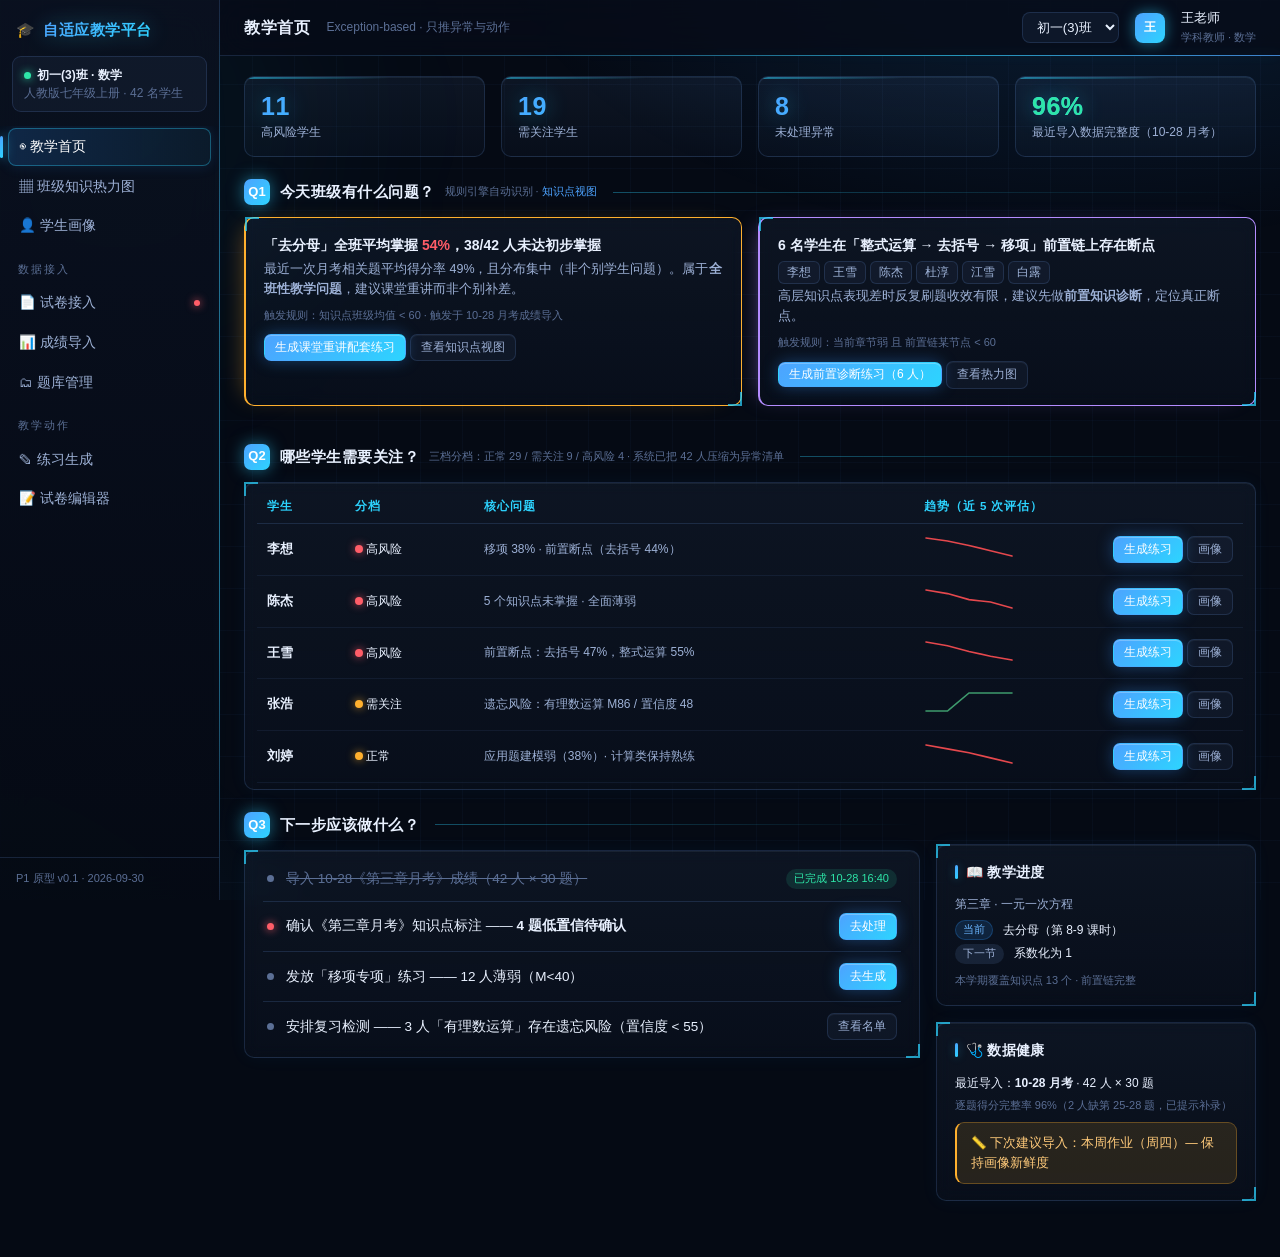
<file: design/prototype/index.html>
<!DOCTYPE html>
<html lang="zh-CN">
<head>
<meta charset="UTF-8"><meta name="viewport" content="width=device-width,initial-scale=1">
<title>教学首页 · AI 自适应教学平台</title>
<link rel="stylesheet" href="styles.css">
</head>
<body>
<div class="app">
  <aside class="side">
    <div class="brand">🎓 <em>自适应教学平台</em></div>
    <div class="side-class"><b>初一(3)班 · 数学</b><br>人教版七年级上册 · 42 名学生</div>
    <nav>
      <a href="index.html" class="active">◉ 教学首页</a>
      <a href="heatmap.html">▦ 班级知识热力图</a>
      <a href="student.html">👤 学生画像</a>
      <div class="nav-group">数据接入</div>
      <a href="paper.html">📄 试卷接入 <span class="dot" title="4 题待确认"></span></a>
      <a href="score-import.html">📊 成绩导入</a>
      <a href="bank.html">🗂 题库管理</a>
      <div class="nav-group">教学动作</div>
      <a href="practice.html">✎ 练习生成</a>
      <a href="paper-editor.html">📝 试卷编辑器</a>
    </nav>
    <div class="side-foot">P1 原型 v0.1 · 2026-09-30</div>
  </aside>

  <div class="main">
    <div class="topbar">
      <h1>教学首页</h1><span class="sub">Exception-based · 只推异常与动作</span>
      <div class="spacer"></div>
      <select class="select"><option>初一(3)班</option><option>初一(5)班</option></select>
      <div class="avatar">王</div>
      <div class="who">王老师<small>学科教师 · 数学</small></div>
    </div>

    <div class="content">
      <div class="grid g4">
        <div class="stat"><div class="v" id="st-risk">4</div><div class="l">高风险学生</div></div>
        <div class="stat"><div class="v" id="st-watch">9</div><div class="l">需关注学生</div></div>
        <div class="stat"><div class="v" id="st-anomaly">8</div><div class="l">未处理异常</div></div>
        <div class="stat"><div class="v" style="color:var(--risk-ok)">96%</div><div class="l">最近导入数据完整度（10-28 月考）</div></div>
      </div>

      <!-- Q1 今天班级有什么问题？ -->
      <div class="q-head"><div class="q-chip">Q1</div><h2>今天班级有什么问题？</h2><span class="tiny">规则引擎自动识别 · <a href="heatmap.html">知识点视图</a></span></div>
      <div class="grid g2">
        <div class="card anomaly cls">
          <div class="body">
            <div class="t">「去分母」全班平均掌握 <b style="color:var(--risk-high)">54%</b>，38/42 人未达初步掌握</div>
            <div class="d">最近一次月考相关题平均得分率 49%，且分布集中（非个别学生问题）。属于<b>全班性教学问题</b>，建议课堂重讲而非个别补差。</div>
            <div class="meta">触发规则：知识点班级均值 &lt; 60 · 触发于 10-28 月考成绩导入</div>
            <a class="btn sm" href="practice.html">生成课堂重讲配套练习</a>
            <a class="btn sm ghost" href="heatmap.html?view=kp">查看知识点视图</a>
          </div>
        </div>
        <div class="card anomaly gap">
          <div class="body">
            <div class="t">6 名学生在「整式运算 → 去括号 → 移项」前置链上存在断点</div>
            <div class="d">
              <span class="stu-chip">李想</span><span class="stu-chip">王雪</span><span class="stu-chip">陈杰</span><span class="stu-chip">杜淳</span><span class="stu-chip">江雪</span><span class="stu-chip">白露</span><br>
              高层知识点表现差时反复刷题收效有限，建议先做<b>前置知识诊断</b>，定位真正断点。
            </div>
            <div class="meta">触发规则：当前章节弱 且 前置链某节点 &lt; 60</div>
            <button class="btn sm" onclick="toast('原型演示：为 6 人生成前置诊断练习')">生成前置诊断练习（6 人）</button>
            <a class="btn sm ghost" href="heatmap.html">查看热力图</a>
          </div>
        </div>
      </div>

      <!-- Q2 哪些学生需要关注？ -->
      <div class="q-head"><div class="q-chip">Q2</div><h2>哪些学生需要关注？</h2><span class="tiny">三档分档：正常 29 / 需关注 9 / 高风险 4 · 系统已把 42 人压缩为异常清单</span></div>
      <div class="card" style="padding:6px 12px">
        <table class="tb">
          <thead><tr><th>学生</th><th>分档</th><th>核心问题</th><th style="width:110px">趋势（近 5 次评估）</th><th style="width:190px"></th></tr></thead>
          <tbody id="stu-list"></tbody>
        </table>
      </div>

      <!-- Q3 下一步应该做什么？ -->
      <div class="grid g-main">
        <div>
          <div class="q-head" style="margin-top:6px"><div class="q-chip">Q3</div><h2>下一步应该做什么？</h2></div>
          <div class="card" style="padding:6px 18px">
            <div class="todo done"><span class="tdot"></span><span class="tt">导入 10-28《第三章月考》成绩（42 人 × 30 题）</span><span class="tag green">已完成 10-28 16:40</span></div>
            <div class="todo pending"><span class="tdot"></span><span class="tt">确认《第三章月考》知识点标注 —— <b>4 题低置信待确认</b></span><a class="btn sm" href="paper.html">去处理</a></div>
            <div class="todo"><span class="tdot"></span><span class="tt">发放「移项专项」练习 —— 12 人薄弱（M&lt;40）</span><a class="btn sm" href="practice.html">去生成</a></div>
            <div class="todo"><span class="tdot"></span><span class="tt">安排复习检测 —— 3 人「有理数运算」存在遗忘风险（置信度 &lt; 55）</span><a class="btn sm ghost" href="heatmap.html">查看名单</a></div>
          </div>
        </div>
        <div>
          <div class="card" style="margin-top:38px">
            <h3>📖 教学进度</h3>
            <div class="small muted" style="margin-bottom:6px">第三章 · 一元一次方程</div>
            <div class="row"><span class="tag blue">当前</span><span class="small">去分母（第 8-9 课时）</span></div>
            <div class="row" style="margin-top:4px"><span class="tag gray">下一节</span><span class="small">系数化为 1</span></div>
            <div class="tiny" style="margin-top:8px">本学期覆盖知识点 13 个 · 前置链完整</div>
          </div>
          <div class="card">
            <h3>🩺 数据健康</h3>
            <div class="small">最近导入：<b>10-28 月考</b> · 42 人 × 30 题</div>
            <div class="tiny" style="margin:4px 0 8px">逐题得分完整率 96%（2 人缺第 25-28 题，已提示补录）</div>
            <div class="callout amber">📏 下次建议导入：本周作业（周四）— 保持画像新鲜度</div>
          </div>
        </div>
      </div>
    </div>
  </div>
</div>

<script src="mock.js"></script>
<script>
/* 分档统计（由 mock 数据实时计算） */
const cnt={high:0,watch:0,ok:0};STUDENTS.forEach(s=>cnt[s.risk]++);
document.getElementById('st-risk').textContent=cnt.high;
document.getElementById('st-watch').textContent=cnt.watch;

/* Q2 学生清单（叙事写死：与人设对应的真实数据行） */
const rows=[
 {i:0, q:'移项 38% · 前置断点（去括号 44%）', tr:[62,58,52,45,38]},
 {i:4, q:'5 个知识点未掌握 · 全面薄弱', tr:[52,49,44,42,37]},
 {i:1, q:'前置断点：去括号 47%，整式运算 55%', tr:[70,66,60,55,51]},
 {i:2, q:'遗忘风险：有理数运算 M86 / 置信度 48', tr:[85,85,86,86,86], ok:1},
 {i:3, q:'应用题建模弱（38%）· 计算类保持熟练', tr:[58,55,52,48,44]},
];
document.getElementById('stu-list').innerHTML=rows.map(r=>{
 const s=STUDENTS[r.i];
 return `<tr>
  <td><b>${s.name}</b></td>
  <td><span class="badge-dot ${s.risk=='high'?'rh':'rw'}"></span> <span class="small">${RISKL[s.risk]}</span></td>
  <td class="small muted">${r.q}</td>
  <td>${sparkSVG(r.tr,90,26,r.ok?'#3e9b6d':'#e5484d')}</td>
  <td style="text-align:right;white-space:nowrap">
    <a class="btn sm" href="practice.html?ctx=${encodeURIComponent(r.q)}">生成练习</a>
    <a class="btn sm ghost" href="student.html?student=${r.i}">画像</a>
  </td></tr>`;
}).join('');
</script>
</body>
</html>
</file>
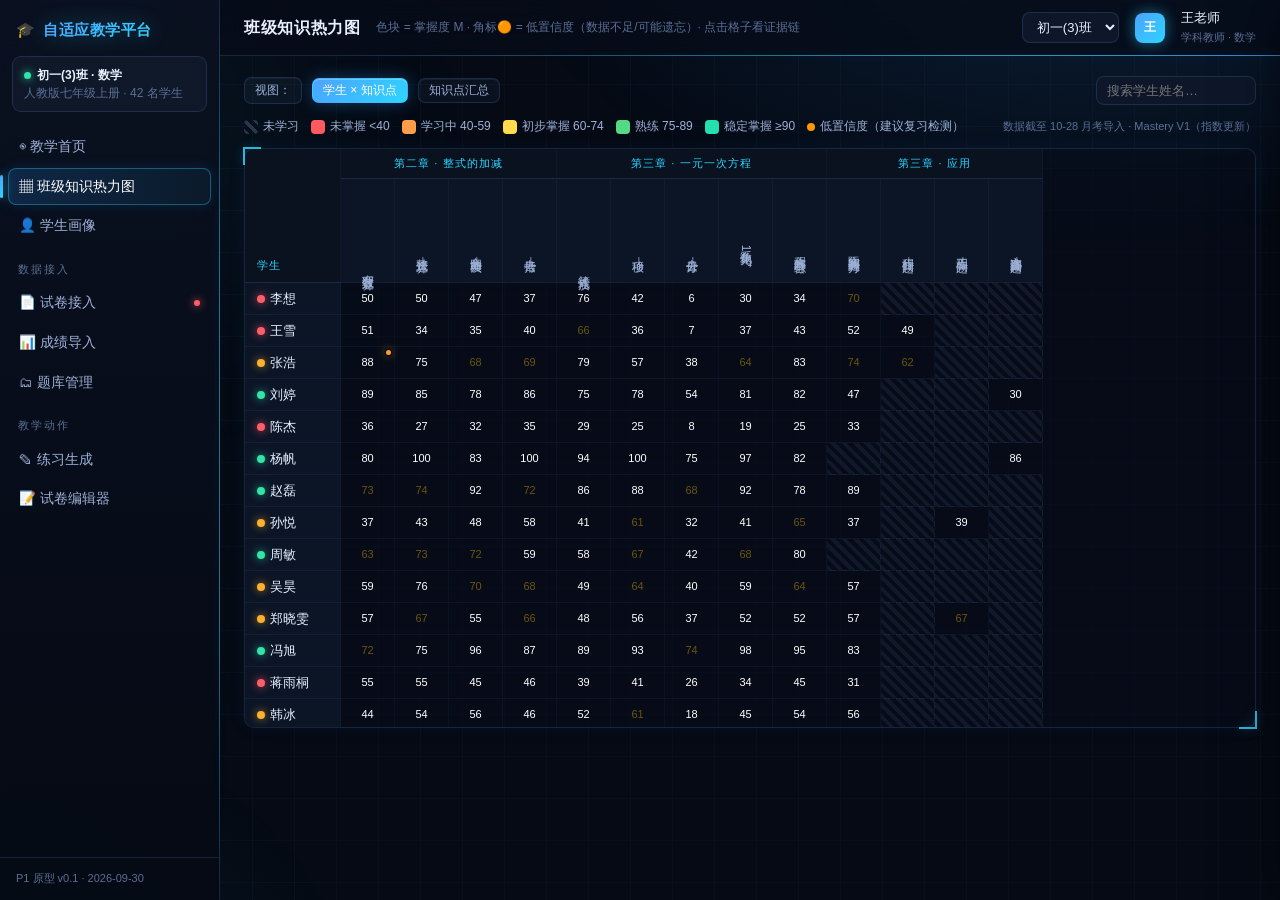
<file: design/prototype/heatmap.html>
<!DOCTYPE html>
<html lang="zh-CN">
<head>
<meta charset="UTF-8"><meta name="viewport" content="width=device-width,initial-scale=1">
<title>班级知识热力图 · AI 自适应教学平台</title>
<link rel="stylesheet" href="styles.css">
</head>
<body>
<div class="app">
  <aside class="side">
    <div class="brand">🎓 <em>自适应教学平台</em></div>
    <div class="side-class"><b>初一(3)班 · 数学</b><br>人教版七年级上册 · 42 名学生</div>
    <nav>
      <a href="index.html">◉ 教学首页</a>
      <a href="heatmap.html" class="active">▦ 班级知识热力图</a>
      <a href="student.html">👤 学生画像</a>
      <div class="nav-group">数据接入</div>
      <a href="paper.html">📄 试卷接入 <span class="dot" title="4 题待确认"></span></a>
      <a href="score-import.html">📊 成绩导入</a>
      <a href="bank.html">🗂 题库管理</a>
      <div class="nav-group">教学动作</div>
      <a href="practice.html">✎ 练习生成</a>
      <a href="paper-editor.html">📝 试卷编辑器</a>
    </nav>
    <div class="side-foot">P1 原型 v0.1 · 2026-09-30</div>
  </aside>

  <div class="main">
    <div class="topbar">
      <h1>班级知识热力图</h1><span class="sub">色块 = 掌握度 M · 角标🟠 = 低置信度（数据不足/可能遗忘）· 点击格子看证据链</span>
      <div class="spacer"></div>
      <select class="select"><option>初一(3)班</option><option>初一(5)班</option></select>
      <div class="avatar">王</div>
      <div class="who">王老师<small>学科教师 · 数学</small></div>
    </div>

    <div class="content">
      <div class="row" style="margin-bottom:12px;flex-wrap:wrap">
        <div class="btn sm ghost" style="cursor:default">视图：</div>
        <button class="btn sm" id="v-stu">学生 × 知识点</button>
        <button class="btn sm ghost" id="v-kp">知识点汇总</button>
        <div style="flex:1"></div>
        <input class="input" id="search" placeholder="搜索学生姓名…" style="width:160px">
      </div>

      <!-- 学生×知识点 视图 -->
      <div id="view-stu">
        <div class="legend">
          <span class="lg"><span class="sw" style="background:repeating-linear-gradient(45deg,rgba(148,170,220,.25) 0 4px,transparent 4px 8px)"></span>未学习</span>
          <span class="lg"><span class="sw" style="background:var(--m-weak)"></span>未掌握 &lt;40</span>
          <span class="lg"><span class="sw" style="background:var(--m-learning)"></span>学习中 40-59</span>
          <span class="lg"><span class="sw" style="background:var(--m-basic)"></span>初步掌握 60-74</span>
          <span class="lg"><span class="sw" style="background:var(--m-skilled)"></span>熟练 75-89</span>
          <span class="lg"><span class="sw" style="background:var(--m-stable)"></span>稳定掌握 ≥90</span>
          <span class="lg"><span class="badge-dot" style="background:#ff9800"></span>低置信度（建议复习检测）</span>
          <span class="tiny" style="margin-left:auto">数据截至 10-28 月考导入 · Mastery V1（指数更新）</span>
        </div>
        <div class="hud-frame"><div class="hm-wrap"><table class="hm" id="hm"></table></div></div>
      </div>

      <!-- 知识点汇总视图 -->
      <div id="view-kp" style="display:none">
        <div class="card" style="padding:6px 12px">
          <table class="tb">
            <thead><tr><th>知识点</th><th>章节</th><th style="width:260px">班级平均掌握</th><th>未掌握人数</th><th>诊断</th><th style="width:180px">建议动作</th></tr></thead>
            <tbody id="kp-list"></tbody>
          </table>
        </div>
        <div class="callout blue" style="margin-top:12px">💡 判读原则：<b>班级均值低且分布集中</b> → 全班性教学问题（课堂重讲）；<b>均值尚可但少数人未掌握</b> → 个别补差（个性化练习）；<b>前置链薄弱</b> → 先做前置诊断，不反复刷高层题。</div>
      </div>
    </div>
  </div>
</div>

<!-- 证据链抽屉 -->
<div id="mask" onclick="closeDrawer()"></div>
<div id="drawer">
  <div class="dr-head">
    <div>
      <div style="font-size:15px;font-weight:600" id="dr-title"></div>
      <div class="tiny" id="dr-sub"></div>
    </div>
    <button class="x" onclick="closeDrawer()">✕</button>
  </div>
  <div class="dr-body" id="dr-body"></div>
  <div class="dr-actions">
    <button class="btn sm" onclick="toast('原型演示：生成该生专项练习')">生成专项练习</button>
    <a class="btn sm ghost" href="student.html" id="dr-profile">查看完整画像</a>
    <button class="btn sm ghost" onclick="toast('已标记处理，今日不再提示')">标记已处理</button>
  </div>
</div>

<script src="mock.js"></script>
<script>
/* ---------- 渲染热力图 ---------- */
function renderHM(filterCh,search){
  const kps=KPS.map((k,i)=>({...k,ki:i})).filter(k=>!filterCh||k.ch==filterCh);
  let html='<thead><tr class="ch"><th class="stu" rowspan="2">学生</th>';
  let band='',span=0;
  kps.forEach((k,idx)=>{
    if(k.ch!=band){ if(span)html+=`<th colspan="${span}">${band}</th>`; band=k.ch; span=0; }
    span++;
    if(idx==kps.length-1)html+=`<th colspan="${span}">${band}</th>`;
  });
  html+='</tr><tr class="kph">';
  html+=kps.map(k=>`<th><span style="writing-mode:vertical-rl;letter-spacing:.08em">${k.name}${k.pr.length?' ⤴':''}</span></th>`).join('');
  html+='</tr></thead><tbody>';
  STUDENTS.filter(s=>!search||s.name.includes(search)).forEach(s=>{
    html+=`<tr><td class="stu"><span class="badge-dot ${s.risk=='high'?'rh':s.risk=='watch'?'rw':'rok'}" style="margin-right:5px"></span>${s.name}</td>`;
    kps.forEach(k=>{
      const c=s.cells[k.ki];
      if(!c){html+=`<td class="cell none" title="${s.name} · ${k.name}：未学习（暂无作答数据）"></td>`;return}
      const lv=levelOf(c.m);
      html+=`<td class="cell ${lv.key}${c.c<55?' lowc':''}" data-si="${s.i}" data-ki="${k.ki}"
        title="${s.name} · ${k.name}\nM ${c.m} / C ${c.c} · ${c.n} 条证据">${c.m}</td>`;
    });
    html+='</tr>';
  });
  document.getElementById('hm').innerHTML=html+'</tbody>';
}
document.getElementById('hm').addEventListener('click',e=>{
  const td=e.target.closest('td.cell'); if(!td||td.classList.contains('none'))return;
  openDrawer(+td.dataset.si,+td.dataset.ki);
});

/* ---------- 知识点汇总视图 ---------- */
function renderKP(){
  document.getElementById('kp-list').innerHTML=KPS.map((k,ki)=>{
    const avg=avgByKp(ki),wc=weakCount(ki),lv=levelOf(avg);
    const diag=avg<60?`<span class="tag red">全班性薄弱</span>`:wc>=5?`<span class="tag amber">${wc} 人未掌握</span>`:`<span class="tag green">健康</span>`;
    const act=avg<60?`<a class="btn sm" href="practice.html">课堂重讲练习</a>`:wc>=5?`<a class="btn sm ghost" href="practice.html">个别补差</a>`:`<span class="tiny">—</span>`;
    return `<tr>
      <td><b>${k.name}</b>${k.pr.length?` <span class="tiny">⤴ 前置</span>`:''}</td>
      <td class="small muted">${k.ch}</td>
      <td><div class="row"><div class="bar"><i style="width:${avg}%;background:var(--m-${lv.key})"></i></div><b class="small" style="width:30px">${avg}</b></div></td>
      <td class="small">${wc} 人</td><td>${diag}</td><td style="text-align:right">${act}</td></tr>`;
  }).join('');
}

/* ---------- 证据链抽屉 ---------- */
function openDrawer(si,ki){
  const s=STUDENTS[si],k=KPS[ki],cell=s.cells[ki];
  const lv=levelOf(cell.m);
  document.getElementById('dr-title').textContent=`${s.name} · ${k.name}`;
  document.getElementById('dr-sub').textContent=`${k.ch} · 数据截至 10-28`;
  document.getElementById('dr-profile').href=`student.html?student=${si}`;
  let h=`
  <div class="dr-sec">
    <div class="row" style="gap:8px">
      <span class="lvl ${lv.key}">${lv.label}</span>
      <b style="font-size:20px">${cell.m}</b><span class="tiny">Mastery</span>
      <span class="tag ${cell.c<55?'amber':'gray'}">置信度 ${cell.c}</span>
      <span class="tag gray">${cell.n} 条证据</span>
    </div>
  </div>`;
  /* 前置链诊断 */
  const chain=prereqChain(ki);
  if(chain.length>1){
    h+=`<div class="dr-sec"><h4>前置知识链（向下找断点）</h4><div class="chain">`;
    h+=chain.map(ci=>{
      const cc=s.cells[ci],mm=cc?cc.m:null,brk=mm!=null&&mm<60&&ci!=ki;
      return `<span class="node ${brk?'brk':''}">${KPS[ci].name} <b>${mm==null?'—':mm}</b>${brk?' ⚠':''}</span>`;
    }).join('<span class="arr">→</span>');
    h+=`</div><div class="tiny" style="margin-top:6px">⚠ 标记节点为前置断点（&lt;60）：直接刷「${k.name}」高层题收效有限，建议先补前置。</div></div>`;
  }
  /* 证据链 */
  const evs=evidenceFor(si,ki);
  h+=`<div class="dr-sec"><h4>证据链（为什么是这个分数）· 最近 ${evs.length} 条</h4>`;
  h+=evs.map(e=>`<div class="ev">
    <div class="top"><span class="tag gray">${e.date}</span><span class="tag blue">${e.src}</span>
      <b style="margin-left:auto">${e.score}/${e.max}</b></div>
    <div class="stem">${e.stem}</div>
    <div class="tiny">证据评分 E=${e.E} · 学习率 α=${e.alpha} · 题目标注置信度 ${e.mapConf}</div>
  </div>`).join('');
  h+=`</div><div class="tiny" style="color:var(--t3)">更新规则：M ← (1−α)·M + α·E · α 随置信度与数据量动态收紧，偶然失误不会导致画像剧烈波动。</div>`;
  document.getElementById('dr-body').innerHTML=h;
  document.getElementById('drawer').classList.add('on');
  document.getElementById('mask').classList.add('on');
}
function closeDrawer(){
  document.getElementById('drawer').classList.remove('on');
  document.getElementById('mask').classList.remove('on');
}

/* ---------- 视图切换 / 搜索 / 章节过滤 ---------- */
document.getElementById('v-stu').onclick=()=>{setView('stu')};
document.getElementById('v-kp').onclick=()=>{setView('kp')};
function setView(v){
  document.getElementById('view-stu').style.display=v=='stu'?'':'none';
  document.getElementById('view-kp').style.display=v=='kp'?'':'none';
  document.getElementById('v-stu').className='btn sm'+(v=='stu'?'':' ghost');
  document.getElementById('v-kp').className='btn sm'+(v=='kp'?'':' ghost');
}
document.getElementById('search').oninput=e=>renderHM(null,e.target.value.trim());
renderHM(null,null);renderKP();

/* 支持 index.html?view=kp 直达 */
if(new URLSearchParams(location.search).get('view')=='kp')setView('kp');
</script>
</body>
</html>
</file>
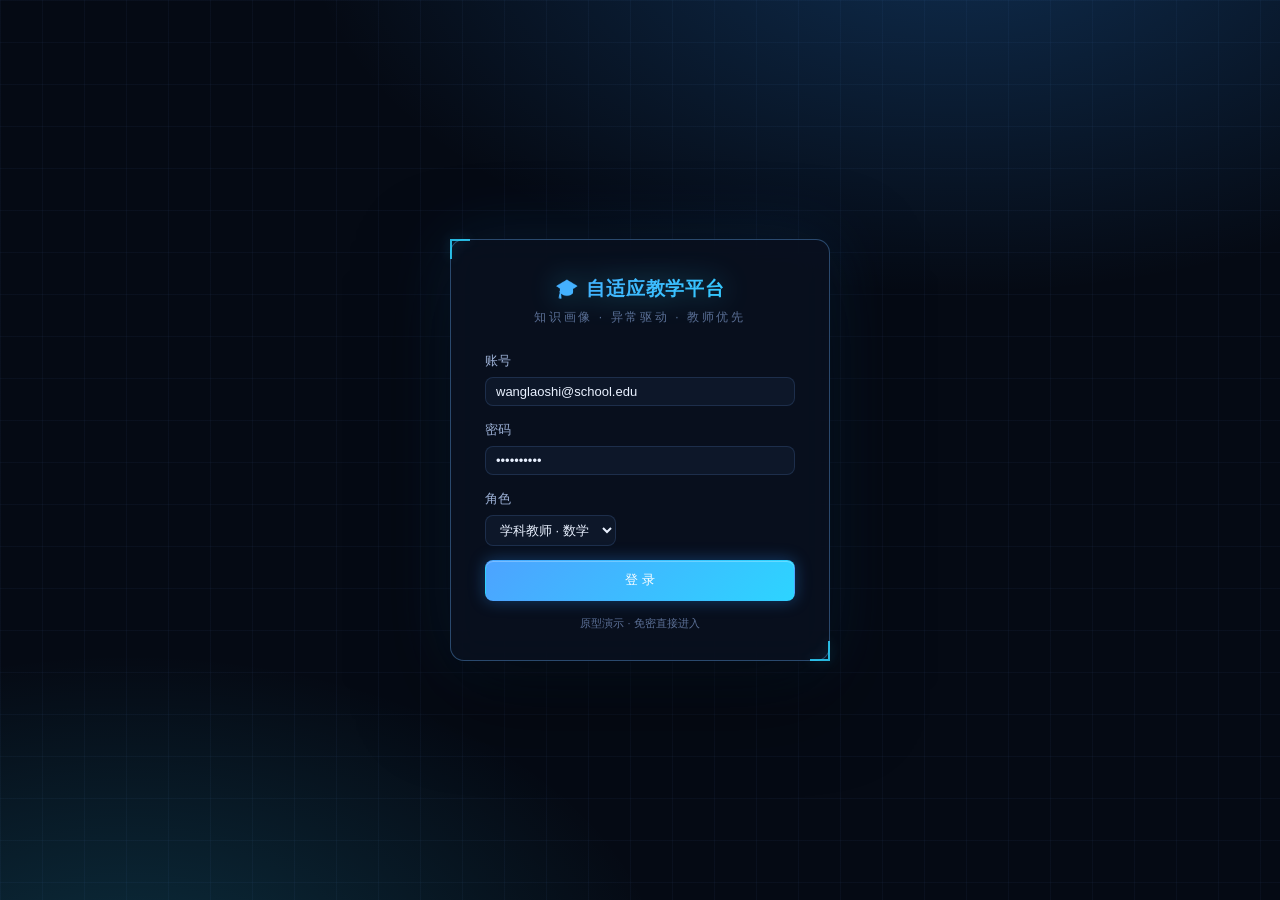
<file: design/prototype/login.html>
<!DOCTYPE html>
<html lang="zh-CN">
<head>
<meta charset="UTF-8"><meta name="viewport" content="width=device-width,initial-scale=1">
<title>登录 · AI 自适应教学平台</title>
<link rel="stylesheet" href="styles.css">
</head>
<body>
<div class="login-bg">
  <div class="login-card">
    <div class="lg-t">🎓 自适应教学平台</div>
    <div class="lg-s">知识画像 · 异常驱动 · 教师优先</div>
    <div class="form-row">
      <label>账号</label>
      <input class="input w" value="wanglaoshi@school.edu" readonly>
    </div>
    <div class="form-row">
      <label>密码</label>
      <input class="input w" type="password" value="demo123456" readonly>
    </div>
    <div class="form-row">
      <label>角色</label>
      <select class="select w">
        <option>学科教师 · 数学</option>
        <option>班主任</option>
        <option>学校管理员</option>
      </select>
    </div>
    <a class="btn" href="index.html">登 录</a>
    <div class="tiny" style="text-align:center;margin-top:14px">原型演示 · 免密直接进入</div>
  </div>
</div>
</body>
</html>
</file>
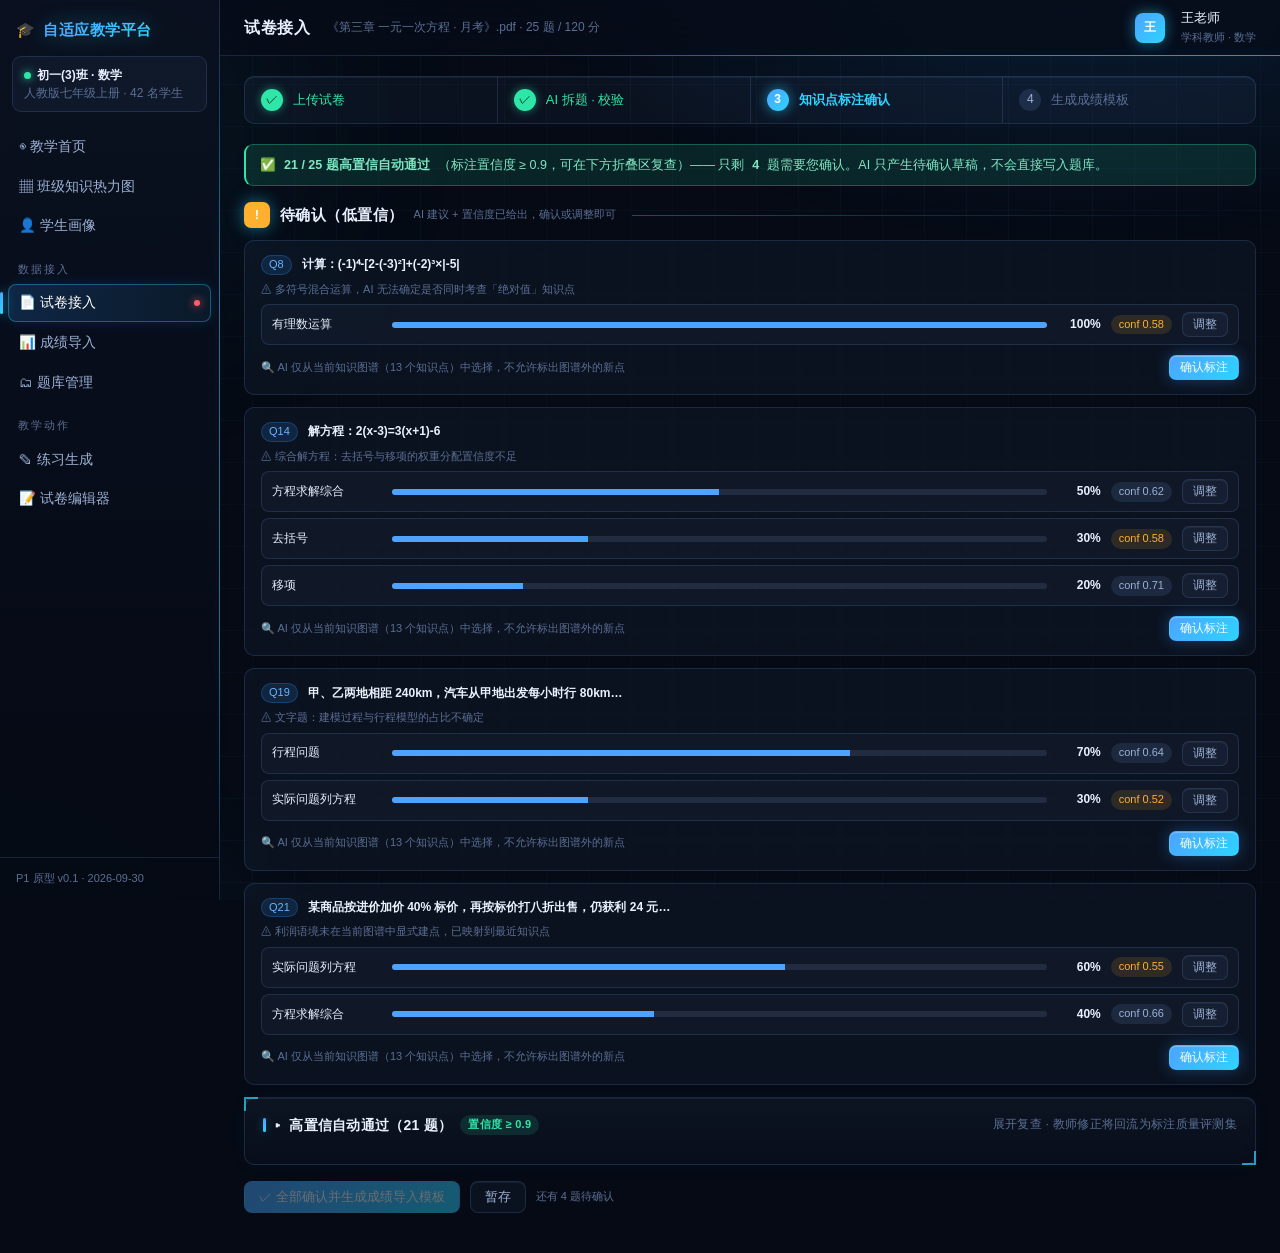
<file: design/prototype/paper.html>
<!DOCTYPE html>
<html lang="zh-CN">
<head>
<meta charset="UTF-8"><meta name="viewport" content="width=device-width,initial-scale=1">
<title>试卷接入 · AI 自适应教学平台</title>
<link rel="stylesheet" href="styles.css">
<style>
.ann-item{border:1px solid var(--border);border-radius:var(--radius);padding:14px 16px;margin-bottom:12px;
  background:var(--surface);backdrop-filter:blur(6px);transition:all .22s var(--ease)}
.ann-item:hover{border-color:var(--border-strong)}
.ann-item.done{opacity:.5;border-color:rgba(52,211,153,.4)}
.kp-suggest{display:flex;align-items:center;gap:10px;padding:7px 10px;border:1px solid var(--border);border-radius:8px;margin-top:6px;background:rgba(148,170,220,.04)}
.kp-suggest .wbar{flex:1;height:6px;border-radius:99px;background:rgba(148,170,220,.14);overflow:hidden}
.conf-bar{width:90px;height:5px;border-radius:99px;background:rgba(148,170,220,.14);overflow:hidden;display:inline-block;vertical-align:middle;margin-right:6px}
</style>
</head>
<body>
<div class="app">
  <aside class="side">
    <div class="brand">🎓 <em>自适应教学平台</em></div>
    <div class="side-class"><b>初一(3)班 · 数学</b><br>人教版七年级上册 · 42 名学生</div>
    <nav>
      <a href="index.html">◉ 教学首页</a>
      <a href="heatmap.html">▦ 班级知识热力图</a>
      <a href="student.html">👤 学生画像</a>
      <div class="nav-group">数据接入</div>
      <a href="paper.html" class="active">📄 试卷接入 <span class="dot" title="4 题待确认"></span></a>
      <a href="score-import.html">📊 成绩导入</a>
      <a href="bank.html">🗂 题库管理</a>
      <div class="nav-group">教学动作</div>
      <a href="practice.html">✎ 练习生成</a>
      <a href="paper-editor.html">📝 试卷编辑器</a>
    </nav>
    <div class="side-foot">P1 原型 v0.1 · 2026-09-30</div>
  </aside>

  <div class="main">
    <div class="topbar">
      <h1>试卷接入</h1><span class="sub">《第三章 一元一次方程 · 月考》.pdf · 25 题 / 120 分</span>
      <div class="spacer"></div>
      <div class="avatar">王</div>
      <div class="who">王老师<small>学科教师 · 数学</small></div>
    </div>

    <div class="content">
      <div class="steps">
        <div class="step done"><span class="n">✓</span>上传试卷</div>
        <div class="step done"><span class="n">✓</span>AI 拆题 · 校验</div>
        <div class="step act"><span class="n">3</span>知识点标注确认</div>
        <div class="step"><span class="n">4</span>生成成绩模板</div>
      </div>

      <div class="callout green" style="margin-bottom:16px">
        ✅ <b>21 / 25 题高置信自动通过</b>（标注置信度 ≥ 0.9，可在下方折叠区复查）——
        只剩 <b id="left-n">4</b> 题需要您确认。AI 只产生待确认草稿，不会直接写入题库。
      </div>

      <!-- 低置信确认队列 -->
      <div class="q-head" style="margin-top:4px"><div class="q-chip" style="background:var(--risk-watch)">!</div><h2>待确认（低置信）</h2><span class="tiny">AI 建议 + 置信度已给出，确认或调整即可</span></div>
      <div id="queue"></div>

      <!-- 已自动通过 -->
      <div class="card">
        <h3 style="cursor:pointer" onclick="const b=document.getElementById('passed');b.style.display=b.style.display?'':'none';this.querySelector('.arrow').textContent=b.style.display?'▾':'▸'">
          <span class="arrow">▸</span>高置信自动通过（21 题）<span class="tag green">置信度 ≥ 0.9</span>
          <span class="more tiny">展开复查 · 教师修正将回流为标注质量评测集</span></h3>
        <div id="passed" style="display:none">
          <table class="tb"><thead><tr><th>题号</th><th>题干</th><th>知识点映射（权重）</th><th>置信度</th></tr></thead><tbody>
            <tr><td>Q1</td><td class="muted small">计算：(-12)+7×(-3)</td><td class="small">有理数运算 100%</td><td><span class="conf-bar"><i style="width:98%;height:100%;background:var(--risk-ok);display:block"></i></span>0.98</td></tr>
            <tr><td>Q2</td><td class="muted small">化简：3a²b-2ab²+a²b</td><td class="small">整式运算 100%</td><td><span class="conf-bar"><i style="width:96%;height:100%;background:var(--risk-ok);display:block"></i></span>0.96</td></tr>
            <tr><td>Q3</td><td class="muted small">合并：4x²-3x+2x²+x-1</td><td class="small">合并同类项 70% · 整式运算 30%</td><td><span class="conf-bar"><i style="width:95%;height:100%;background:var(--risk-ok);display:block"></i></span>0.95</td></tr>
            <tr><td colspan="4" class="tiny" style="text-align:center">… 共 21 题（演示折叠）</td></tr>
          </tbody></table>
        </div>
      </div>

      <div class="row" style="margin-top:8px">
        <button class="btn" id="finish" onclick="finishAll()">✓ 全部确认并生成成绩导入模板</button>
        <button class="btn ghost" onclick="toast('已暂存，可稍后继续')">暂存</button>
        <span class="tiny" id="finish-hint">还有 4 题待确认</span>
      </div>
    </div>
  </div>
</div>

<script src="mock.js"></script>
<script>
/* 低置信题数据：AI 建议 = 知识点 + 权重 + 置信度（约束：只能从图谱候选中选） */
const QUEUE=[
 {q:'Q8',stem:'计算：(-1)⁴-[2-(-3)²]+(-2)³×|-5|',
  maps:[['有理数运算',1.0,.58]],note:'多符号混合运算，AI 无法确定是否同时考查「绝对值」知识点'},
 {q:'Q14',stem:'解方程：2(x-3)=3(x+1)-6',
  maps:[['方程求解综合',.5,.62],['去括号',.3,.58],['移项',.2,.71]],note:'综合解方程：去括号与移项的权重分配置信度不足'},
 {q:'Q19',stem:'甲、乙两地相距 240km，汽车从甲地出发每小时行 80km…',
  maps:[['行程问题',.7,.64],['实际问题列方程',.3,.52]],note:'文字题：建模过程与行程模型的占比不确定'},
 {q:'Q21',stem:'某商品按进价加价 40% 标价，再按标价打八折出售，仍获利 24 元…',
  maps:[['实际问题列方程',.6,.55],['方程求解综合',.4,.66]],note:'利润语境未在当前图谱中显式建点，已映射到最近知识点'},
];

function renderQ(){
 document.getElementById('queue').innerHTML=QUEUE.map((it,i)=>`
 <div class="ann-item ${it.ok?'done':''}" id="ann-${i}">
  <div class="row"><span class="tag blue">${it.q}</span><b class="small" style="flex:1;min-width:0;overflow:hidden;text-overflow:ellipsis;white-space:nowrap">${it.stem}</b></div>
  <div class="tiny" style="margin:6px 0 2px">⚠ ${it.note}</div>
  ${it.maps.map(([kp,w,c])=>`
   <div class="kp-suggest">
     <span class="small" style="width:110px">${kp}</span>
     <div class="wbar"><i style="width:${w*100}%;height:100%;background:var(--primary);display:block"></i></div>
     <b class="small" style="width:44px;text-align:right">${Math.round(w*100)}%</b>
     <span class="tag ${c<.6?'amber':'gray'}" title="AI 对该条映射的置信度">conf ${c}</span>
     <button class="btn sm ghost" onclick="toast('原型演示：移除/调整该知识点映射')">调整</button>
   </div>`).join('')}
  <div class="row" style="margin-top:10px">
    <span class="tiny">🔍 AI 仅从当前知识图谱（13 个知识点）中选择，不允许标出图谱外的新点</span>
    <div style="flex:1"></div>
    ${it.ok?`<span class="tag green">✓ 已确认</span>`:`<button class="btn sm" onclick="confirmOne(${i})">确认标注</button>`}
  </div>
 </div>`).join('');
 const left=QUEUE.filter(x=>!x.ok).length;
 document.getElementById('left-n').textContent=left;
 document.getElementById('finish-hint').textContent=left?`还有 ${left} 题待确认`:'✓ 全部已确认，可以生成模板';
 document.getElementById('finish').disabled=left>0;
}
function confirmOne(i){QUEUE[i].ok=true;renderQ();toast(`Q${QUEUE[i].q.slice(1)} 已确认`)}
function finishAll(){toast('原型演示：已生成 Excel 成绩导入模板（42 行 × 25 列），前往成绩导入');setTimeout(()=>location.href='score-import.html',900)}
renderQ();
</script>
</body>
</html>
</file>
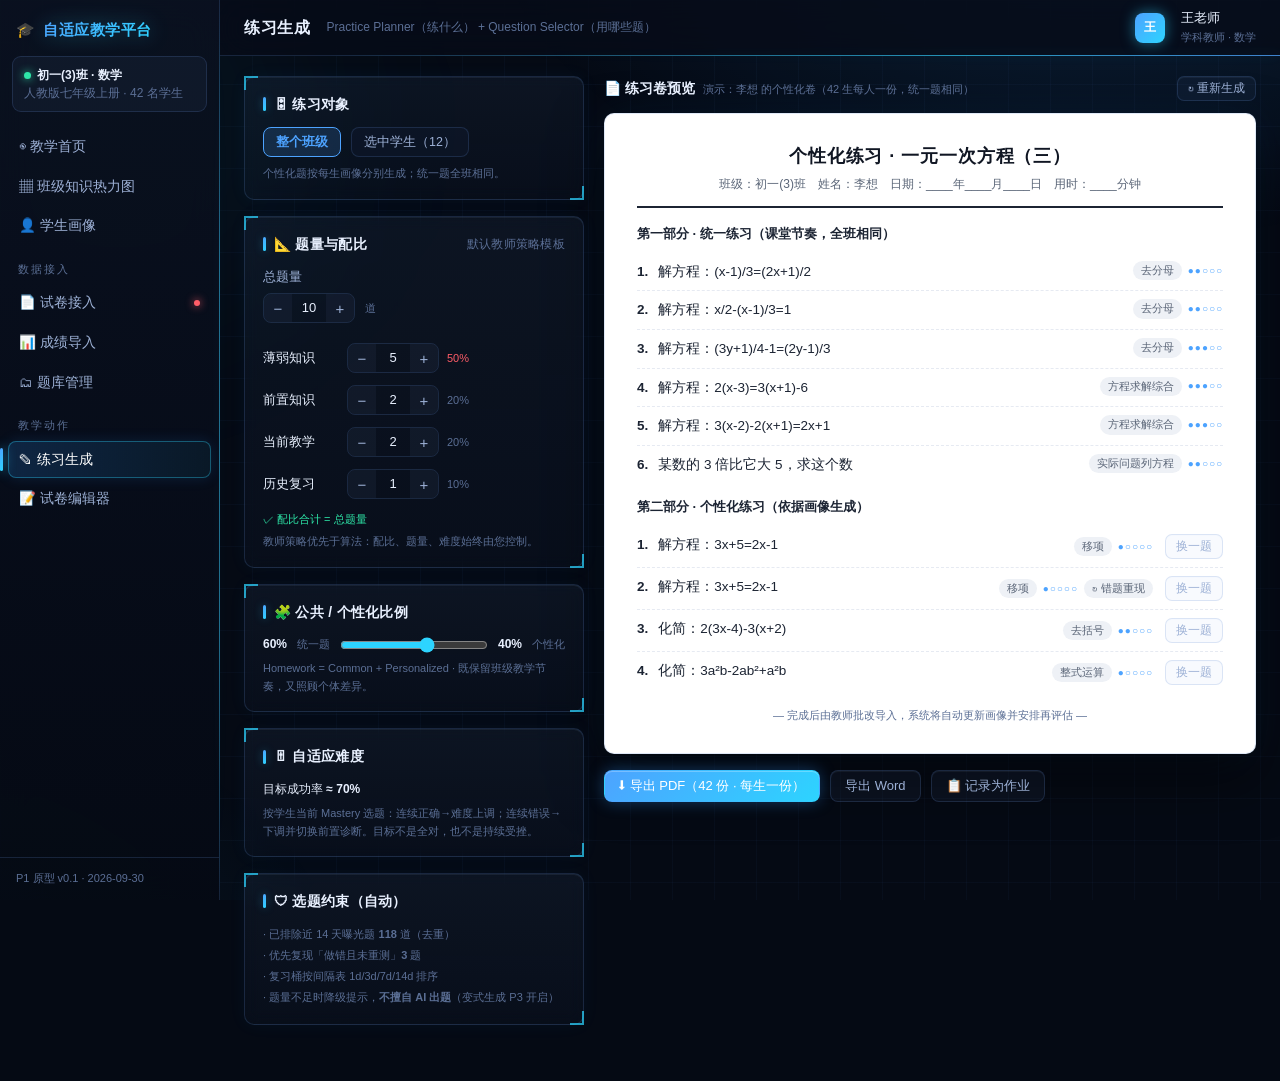
<file: design/prototype/practice.html>
<!DOCTYPE html>
<html lang="zh-CN">
<head>
<meta charset="UTF-8"><meta name="viewport" content="width=device-width,initial-scale=1">
<title>练习生成 · AI 自适应教学平台</title>
<link rel="stylesheet" href="styles.css">
<style>
.pl-panel{position:sticky;top:72px}
.strategy-row{display:flex;align-items:center;gap:8px;padding:6px 0}
.strategy-row .sn{width:76px;font-size:12.5px}
.obj-chip{border:1px solid var(--border);border-radius:8px;padding:4px 12px;font-size:12.5px;cursor:pointer;background:rgba(16,24,44,.55);color:var(--t2);transition:all .18s}
.obj-chip.on{border-color:var(--primary);background:var(--primary-weak);color:var(--primary);font-weight:600}
</style>
</head>
<body>
<div class="app">
  <aside class="side">
    <div class="brand">🎓 <em>自适应教学平台</em></div>
    <div class="side-class"><b>初一(3)班 · 数学</b><br>人教版七年级上册 · 42 名学生</div>
    <nav>
      <a href="index.html">◉ 教学首页</a>
      <a href="heatmap.html">▦ 班级知识热力图</a>
      <a href="student.html">👤 学生画像</a>
      <div class="nav-group">数据接入</div>
      <a href="paper.html">📄 试卷接入 <span class="dot" title="4 题待确认"></span></a>
      <a href="score-import.html">📊 成绩导入</a>
      <a href="bank.html">🗂 题库管理</a>
      <div class="nav-group">教学动作</div>
      <a href="practice.html" class="active">✎ 练习生成</a>
      <a href="paper-editor.html">📝 试卷编辑器</a>
    </nav>
    <div class="side-foot">P1 原型 v0.1 · 2026-09-30</div>
  </aside>

  <div class="main">
    <div class="topbar">
      <h1>练习生成</h1><span class="sub">Practice Planner（练什么） + Question Selector（用哪些题）</span>
      <div class="spacer"></div>
      <div class="avatar">王</div>
      <div class="who">王老师<small>学科教师 · 数学</small></div>
    </div>

    <div class="content">
      <div class="callout blue" id="ctx-banner" style="display:none;margin-bottom:14px"></div>
      <div class="grid" style="grid-template-columns:340px 1fr;gap:20px">

        <!-- 左：策略配置 -->
        <div class="pl-panel">
          <div class="card">
            <h3>🎛 练习对象</h3>
            <div class="row" style="flex-wrap:wrap">
              <span class="obj-chip on">整个班级</span>
              <span class="obj-chip" onclick="toast('原型演示：按异常名单选择（如 12 名移项薄弱学生）')">选中学生（12）</span>
            </div>
            <div class="tiny" style="margin-top:8px">个性化题按每生画像分别生成；统一题全班相同。</div>
          </div>

          <div class="card">
            <h3>📐 题量与配比<span class="more tiny">默认教师策略模板</span></h3>
            <div class="form-row"><label>总题量</label>
              <div class="row"><div class="stepper"><button onclick="stepN('total',-1)">−</button><span id="n-total">10</span><button onclick="stepN('total',1)">+</button></div>
              <span class="tiny">道</span></div></div>
            <div class="strategy-row"><span class="sn">薄弱知识</span><div class="stepper"><button onclick="stepN('a',-1)">−</button><span id="n-a">5</span><button onclick="stepN('a',1)">+</button></div><span class="tiny" style="color:var(--risk-high)">50%</span></div>
            <div class="strategy-row"><span class="sn">前置知识</span><div class="stepper"><button onclick="stepN('b',-1)">−</button><span id="n-b">2</span><button onclick="stepN('b',1)">+</button></div><span class="tiny">20%</span></div>
            <div class="strategy-row"><span class="sn">当前教学</span><div class="stepper"><button onclick="stepN('c',-1)">−</button><span id="n-c">2</span><button onclick="stepN('c',1)">+</button></div><span class="tiny">20%</span></div>
            <div class="strategy-row"><span class="sn">历史复习</span><div class="stepper"><button onclick="stepN('d',-1)">−</button><span id="n-d">1</span><button onclick="stepN('d',1)">+</button></div><span class="tiny">10%</span></div>
            <div class="tiny" id="sum-hint" style="margin-top:6px">✓ 配比合计 = 总题量</div>
            <div class="tiny muted" style="margin-top:4px">教师策略优先于算法：配比、题量、难度始终由您控制。</div>
          </div>

          <div class="card">
            <h3>🧩 公共 / 个性化比例</h3>
            <div class="row"><b class="small" id="common-v">60%</b><span class="tiny">统一题</span>
              <input type="range" min="0" max="100" step="10" value="60" id="common-r" style="flex:1" oninput="onCommon(this.value)">
              <b class="small" id="pers-v">40%</b><span class="tiny">个性化</span></div>
            <div class="tiny" style="margin-top:6px">Homework = Common + Personalized · 既保留班级教学节奏，又照顾个体差异。</div>
          </div>

          <div class="card">
            <h3>🎚 自适应难度</h3>
            <div class="small" style="margin-bottom:6px">目标成功率 <b>≈ 70%</b></div>
            <div class="tiny muted">按学生当前 Mastery 选题：连续正确→难度上调；连续错误→下调并切换前置诊断。目标不是全对，也不是持续受挫。</div>
          </div>

          <div class="card">
            <h3>🛡 选题约束（自动）</h3>
            <div class="tiny muted" style="line-height:1.9">
              · 已排除近 14 天曝光题 <b>118</b> 道（去重）<br>
              · 优先复现「做错且未重测」<b>3</b> 题<br>
              · 复习桶按间隔表 1d/3d/7d/14d 排序<br>
              · 题量不足时降级提示，<b>不擅自 AI 出题</b>（变式生成 P3 开启）
            </div>
          </div>
        </div>

        <!-- 右：练习卷预览 -->
        <div>
          <div class="row" style="margin-bottom:12px">
            <h3 style="font-size:14px">📄 练习卷预览<span class="tiny" style="font-weight:400;margin-left:8px">演示：李想 的个性化卷（42 生每人一份，统一题相同）</span></h3>
            <div style="flex:1"></div>
            <button class="btn sm ghost" onclick="regen()">↻ 重新生成</button>
          </div>
          <div class="sheet">
            <div class="sh-head">
              <h2>个性化练习 · 一元一次方程（三）</h2>
              <div class="meta">班级：初一(3)班　姓名：李想　日期：____年____月____日　用时：____分钟</div>
            </div>
            <div class="sh-sec">
              <h5>第一部分 · 统一练习（课堂节奏，全班相同）</h5>
              <div id="sec-common"></div>
            </div>
            <div class="sh-sec">
              <h5>第二部分 · 个性化练习（依据画像生成）</h5>
              <div id="sec-pers"></div>
            </div>
            <div class="tiny" style="text-align:center;margin-top:14px;color:var(--t3)">— 完成后由教师批改导入，系统将自动更新画像并安排再评估 —</div>
          </div>
          <div class="row" style="margin-top:16px">
            <button class="btn" onclick="toast('原型演示：导出 42 份 PDF（每生一份，打印友好）')">⬇ 导出 PDF（42 份 · 每生一份）</button>
            <button class="btn ghost" onclick="toast('原型演示：导出 Word 版')">导出 Word</button>
            <button class="btn ghost" onclick="toast('已记录为作业，等待成绩回流（闭环：练习 → 再评估）')">📋 记录为作业</button>
          </div>
        </div>
      </div>
    </div>
  </div>
</div>

<script src="mock.js"></script>
<script>
/* 题池（按知识点，难度 1-5，来源） */
const POOL={
 '去分母':[['解方程：(x-1)/3=(2x+1)/2',2],['解方程：x/2-(x-1)/3=1',2],['解方程：(3y+1)/4-1=(2y-1)/3',3],['解方程：2(x-1)/5=x+2/3',3]],
 '方程求解综合':[['解方程：2(x-3)=3(x+1)-6',3],['解方程：3(x-2)-2(x+1)=2x+1',3],['解方程：(2x-1)/4-1=x-(2x+1)/3',4]],
 '实际问题列方程':[['某数的 3 倍比它大 5，求这个数',2],['男生比女生多 1/5，共 66 人，求女生人数',3]],
 '移项':[['解方程：3x+5=2x-1',1],['解方程：7x-3=4x+6',1],['解方程：5-2x=8+x',2],['解方程：9x-8=7x+2',2]],
 '去括号':[['化简：2(3x-4)-3(x+2)',2],['去括号：-(2x-5)+3(x-1)',1],['化简：3(2a-b)-2(3a-2b)',2]],
 '整式运算':[['化简：3a²b-2ab²+a²b',1],['合并：4x²-3x+2x²+x-1',2]],
 '有理数运算':[['计算：(-12)+7×(-3)',1],['计算：(-2)³-(-6)÷3',2]],
};
const STATE={total:10,a:5,b:2,c:2,d:1,common:60};

function dots(d){return '●'.repeat(d)+'○'.repeat(5-d)}
function qItem(no,kp,info,extra=''){
 return `<div class="q-item"><span class="no">${no}.</span><span class="stem">${info[0]}</span>
  <span class="qmeta"><span class="tag gray">${kp}</span><span class="dots" title="难度">${dots(info[1])}</span>${extra}</span></div>`;
}
const picks={}; /* 每类当前索引 */
function renderSheet(){
 /* 统一 6 题：当前教学（去分母 3 + 综合 2 + 应用 1） */
 let no=1,html='';
 const uni=[['去分母',3],['方程求解综合',2],['实际问题列方程',1]];
 uni.forEach(([kp,cnt])=>{picks['u'+kp]=picks['u'+kp]||0;
   for(let j=0;j<cnt;j++){const pool=POOL[kp];const idx=(picks['u'+kp]+j)%pool.length;
     html+=qItem(no++,kp,pool[idx]);}});
 document.getElementById('sec-common').innerHTML=html;
 /* 个性化 4 题（李想画像：移项弱×2（含 1 错题重现）、前置 去括号×1、整式运算×1） */
 no=1;html='';
 const per=[['移项',1,'',''],['移项',1,'','<span class="tag amber" title="09-26 月考做错，间隔重复复现">↻ 错题重现</span>'],
            ['去括号',1,'<span class="tag blue" title="前置链断点诊断">前置</span>',''],['整式运算',1,'<span class="tag blue" title="前置链断点诊断">前置</span>','']];
 per.forEach(([kp,_,tag,extra])=>{picks['p'+kp]=picks['p'+kp]||0;
   const pool=POOL[kp];const idx=picks['p'+kp]%pool.length;
   html+=qItem(no++,kp,pool[idx],extra+
     `<button class="btn sm ghost" style="margin-left:6px" onclick="swap('p${kp}','${kp}')">换一题</button>`);});
 document.getElementById('sec-pers').innerHTML=html;
}
function swap(key,kp){picks[key]=(picks[key]+1)%POOL[kp].length;renderSheet();toast('已换题（自动保持难度带与去重约束）')}
function regen(){Object.keys(picks).forEach(k=>picks[k]++);renderSheet();toast('已按当前策略重新生成')}

/* 配比联动 */
function stepN(k,d){
 if(k=='total'){STATE.total=Math.min(20,Math.max(4,STATE.total+d));}
 else{STATE[k]=Math.max(0,STATE[k]+d);if(d>0)STATE.total=STATE.a+STATE.b+STATE.c+STATE.d;}
 refreshN();
}
function refreshN(){
 document.getElementById('n-total').textContent=STATE.total;
 ['a','b','c','d'].forEach(k=>document.getElementById('n-'+k).textContent=STATE[k]);
 const sum=STATE.a+STATE.b+STATE.c+STATE.d,hint=document.getElementById('sum-hint');
 if(sum==STATE.total){hint.innerHTML='✓ 配比合计 = 总题量';hint.style.color='var(--risk-ok)';}
 else{hint.innerHTML=`⚠ 配比合计 ${sum} ≠ 总题量 ${STATE.total}`;hint.style.color='var(--risk-high)';}
}
function onCommon(v){STATE.common=+v;document.getElementById('common-v').textContent=v+'%';document.getElementById('pers-v').textContent=(100-v)+'%'}
refreshN();renderSheet();
/* 承接异常卡/画像页带入的上下文（?ctx=） */
const _ctx=new URLSearchParams(location.search).get('ctx');
if(_ctx){const b=document.getElementById('ctx-banner');b.style.display='';
  b.innerHTML=`📌 来自异常卡/画像的上下文：<b>${_ctx}</b> —— 已按「薄弱知识优先」预置配比，可在左侧调整后生成。`}
</script>
</body>
</html>
</file>
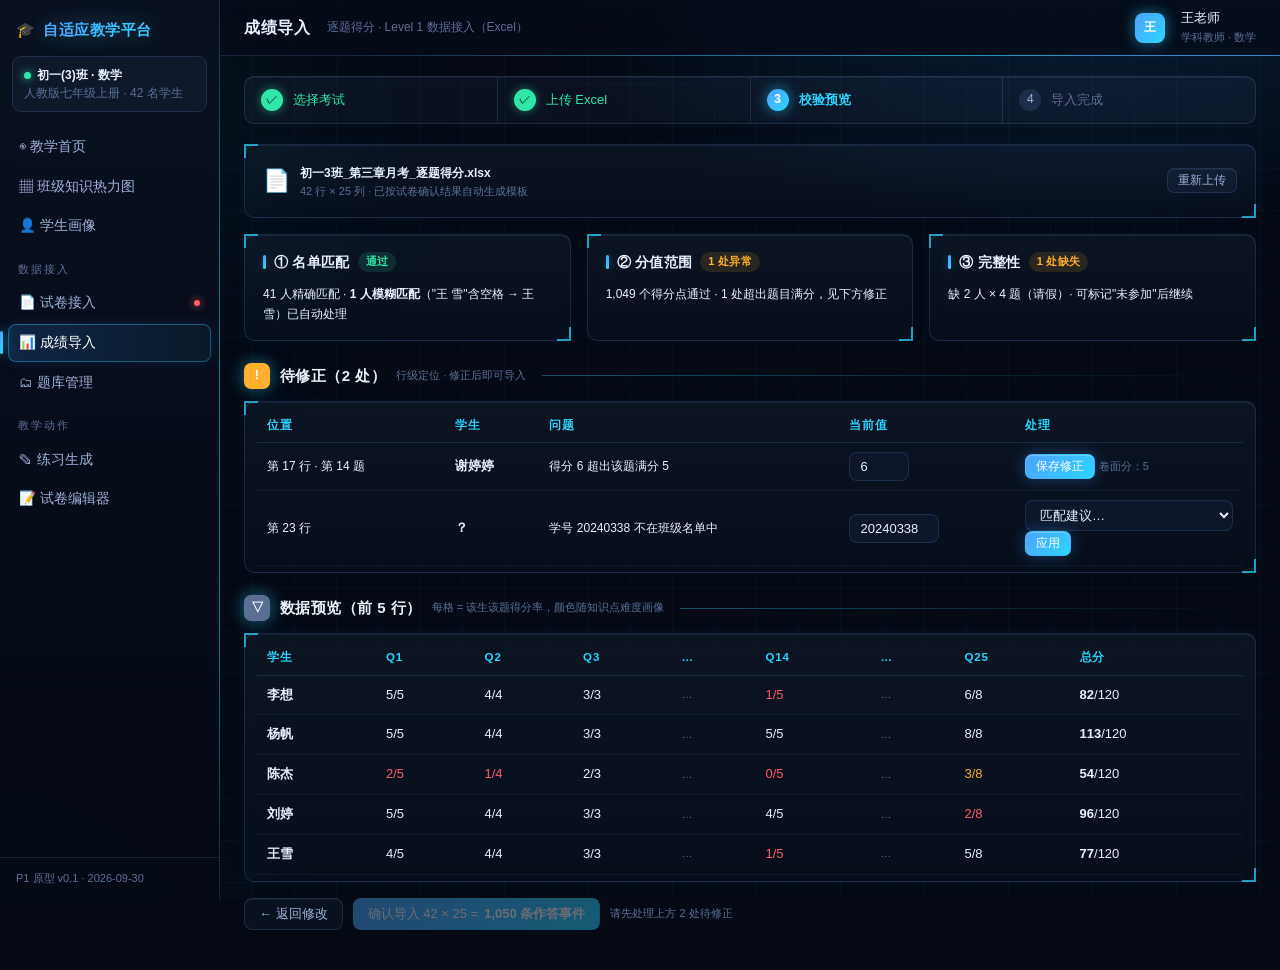
<file: design/prototype/score-import.html>
<!DOCTYPE html>
<html lang="zh-CN">
<head>
<meta charset="UTF-8"><meta name="viewport" content="width=device-width,initial-scale=1">
<title>成绩导入 · AI 自适应教学平台</title>
<link rel="stylesheet" href="styles.css">
</head>
<body>
<div class="app">
  <aside class="side">
    <div class="brand">🎓 <em>自适应教学平台</em></div>
    <div class="side-class"><b>初一(3)班 · 数学</b><br>人教版七年级上册 · 42 名学生</div>
    <nav>
      <a href="index.html">◉ 教学首页</a>
      <a href="heatmap.html">▦ 班级知识热力图</a>
      <a href="student.html">👤 学生画像</a>
      <div class="nav-group">数据接入</div>
      <a href="paper.html">📄 试卷接入 <span class="dot" title="4 题待确认"></span></a>
      <a href="score-import.html" class="active">📊 成绩导入</a>
      <a href="bank.html">🗂 题库管理</a>
      <div class="nav-group">教学动作</div>
      <a href="practice.html">✎ 练习生成</a>
      <a href="paper-editor.html">📝 试卷编辑器</a>
    </nav>
    <div class="side-foot">P1 原型 v0.1 · 2026-09-30</div>
  </aside>

  <div class="main">
    <div class="topbar">
      <h1>成绩导入</h1><span class="sub">逐题得分 · Level 1 数据接入（Excel）</span>
      <div class="spacer"></div>
      <div class="avatar">王</div>
      <div class="who">王老师<small>学科教师 · 数学</small></div>
    </div>

    <div class="content" id="page">
      <div class="steps">
        <div class="step done"><span class="n">✓</span>选择考试</div>
        <div class="step done"><span class="n">✓</span>上传 Excel</div>
        <div class="step act"><span class="n">3</span>校验预览</div>
        <div class="step"><span class="n">4</span>导入完成</div>
      </div>

      <div class="card row">
        <span style="font-size:22px">📄</span>
        <div><b class="small">初一3班_第三章月考_逐题得分.xlsx</b><div class="tiny">42 行 × 25 列 · 已按试卷确认结果自动生成模板</div></div>
        <div style="flex:1"></div>
        <button class="btn sm ghost" onclick="toast('原型演示：重新上传')">重新上传</button>
      </div>

      <div class="grid g3">
        <div class="card" style="margin:0"><h3>① 名单匹配 <span class="tag green">通过</span></h3>
          <div class="small">41 人精确匹配 · <b>1 人模糊匹配</b>（"王 雪"含空格 → 王雪）已自动处理</div></div>
        <div class="card" style="margin:0"><h3>② 分值范围 <span class="tag amber">1 处异常</span></h3>
          <div class="small">1,049 个得分点通过 · 1 处超出题目满分，见下方修正</div></div>
        <div class="card" style="margin:0"><h3>③ 完整性 <span class="tag amber">1 处缺失</span></h3>
          <div class="small">缺 2 人 × 4 题（请假）· 可标记"未参加"后继续</div></div>
      </div>

      <div class="q-head"><div class="q-chip" style="background:var(--risk-watch)">!</div><h2>待修正（2 处）</h2><span class="tiny">行级定位 · 修正后即可导入</span></div>
      <div class="card" style="padding:6px 12px">
        <table class="tb">
          <thead><tr><th>位置</th><th>学生</th><th>问题</th><th>当前值</th><th style="width:200px">处理</th></tr></thead>
          <tbody>
            <tr id="fix1"><td class="small">第 17 行 · 第 14 题</td><td><b>谢婷婷</b></td><td class="small">得分 6 超出该题满分 5</td>
              <td><input class="input" id="fix1-v" value="6" style="width:60px"></td>
              <td><button class="btn sm" onclick="fix1()">保存修正</button> <span class="tiny">卷面分：5</span></td></tr>
            <tr id="fix2"><td class="small">第 23 行</td><td><b>？</b></td><td class="small">学号 20240338 不在班级名单中</td>
              <td><input class="input" value="20240338" style="width:90px" disabled></td>
              <td><select class="select" id="fix2-sel"><option value="">匹配建议…</option><option>方远（学号相近 20253140）</option><option>标记为名单外，跳过</option></select>
                  <button class="btn sm" onclick="fix2()">应用</button></td></tr>
          </tbody>
        </table>
      </div>

      <div class="q-head"><div class="q-chip" style="background:var(--t3)">▽</div><h2>数据预览（前 5 行）</h2><span class="tiny">每格 = 该生该题得分率，颜色随知识点难度画像</span></div>
      <div class="card" style="padding:6px 12px">
        <table class="tb"><thead><tr><th>学生</th><th>Q1</th><th>Q2</th><th>Q3</th><th>…</th><th>Q14</th><th>…</th><th>Q25</th><th>总分</th></tr></thead>
        <tbody>
          <tr><td><b>李想</b></td><td>5/5</td><td>4/4</td><td>3/3</td><td class="tiny">…</td><td style="color:var(--risk-high)">1/5</td><td class="tiny">…</td><td>6/8</td><td><b>82</b>/120</td></tr>
          <tr><td><b>杨帆</b></td><td>5/5</td><td>4/4</td><td>3/3</td><td class="tiny">…</td><td>5/5</td><td class="tiny">…</td><td>8/8</td><td><b>113</b>/120</td></tr>
          <tr><td><b>陈杰</b></td><td style="color:var(--risk-high)">2/5</td><td style="color:var(--risk-high)">1/4</td><td>2/3</td><td class="tiny">…</td><td style="color:var(--risk-high)">0/5</td><td class="tiny">…</td><td style="color:var(--risk-watch)">3/8</td><td><b>54</b>/120</td></tr>
          <tr><td><b>刘婷</b></td><td>5/5</td><td>4/4</td><td>3/3</td><td class="tiny">…</td><td>4/5</td><td class="tiny">…</td><td style="color:var(--risk-high)">2/8</td><td><b>96</b>/120</td></tr>
          <tr><td><b>王雪</b></td><td>4/5</td><td>4/4</td><td>3/3</td><td class="tiny">…</td><td style="color:var(--risk-high)">1/5</td><td class="tiny">…</td><td>5/8</td><td><b>77</b>/120</td></tr>
        </tbody></table>
      </div>

      <div class="row" style="margin-top:16px">
        <button class="btn ghost" onclick="toast('返回上一步（保留修正）')">← 返回修改</button>
        <button class="btn" id="commit" disabled onclick="doCommit()">确认导入 42 × 25 = <b>1,050 条作答事件</b></button>
        <span class="tiny" id="commit-hint">请先处理上方 2 处待修正</span>
      </div>
    </div>
  </div>
</div>

<script src="mock.js"></script>
<script>
let fixed=0;
function refresh(){const ok=fixed>=2;
  document.getElementById('commit').disabled=!ok;
  document.getElementById('commit-hint').textContent=ok?'导入后自动触发：掌握度更新 → 画像刷新 → 异常识别':'请先处理上方 '+(2-fixed)+' 处待修正';}
function fix1(){const v=document.getElementById('fix1-v').value.trim();
  if(+v>5){toast('仍超出满分 5，请检查');return}
  document.getElementById('fix1').style.opacity=.5;
  document.getElementById('fix1').querySelector('button').disabled=true;fixed++;refresh();toast('已修正：谢婷婷 Q14 = '+v)}
function fix2(){const v=document.getElementById('fix2-sel').value;
  if(!v){toast('请选择处理方式');return}
  document.getElementById('fix2').style.opacity=.5;
  document.getElementById('fix2').querySelector('button').disabled=true;fixed++;refresh();toast('已处理：'+v)}

function doCommit(){
  document.getElementById('page').innerHTML=`
  <div class="steps">
    <div class="step done"><span class="n">✓</span>选择考试</div>
    <div class="step done"><span class="n">✓</span>上传 Excel</div>
    <div class="step done"><span class="n">✓</span>校验预览</div>
    <div class="step act"><span class="n">4</span>导入完成</div>
  </div>
  <div class="card" style="max-width:640px;margin:40px auto">
    <h3 style="justify-content:center;font-size:16px">⏳ 正在处理（batch: 8f3a…）</h3>
    <div class="prog" style="margin:18px 0 22px">
      <div class="pi done" id="p1"><span class="ic"></span>写入 1,050 条作答事件（append-only · 可整批撤销）</div>
      <div class="pi" id="p2"><span class="ic"></span>掌握度引擎：按知识点权重分摊证据并更新 M / C</div>
      <div class="pi" id="p3"><span class="ic"></span>画像刷新 · 异常识别（Exception-based）</div>
    </div>
    <div class="row" style="justify-content:center">
      <a class="btn" href="index.html" id="go" style="visibility:hidden">查看班级看板 →</a>
    </div>
  </div>`;
  const step=(id,delay)=>setTimeout(()=>{document.getElementById(id).classList.add('run');
    setTimeout(()=>{document.getElementById(id).classList.remove('run');document.getElementById(id).classList.add('done');
      if(id=='p3')document.getElementById('go').style.visibility='visible';},delay)},0);
  setTimeout(()=>step('p1',700),200);
  setTimeout(()=>step('p2',1200),1300);
  setTimeout(()=>step('p3',1000),2900);
}
refresh();
</script>
</body>
</html>
</file>
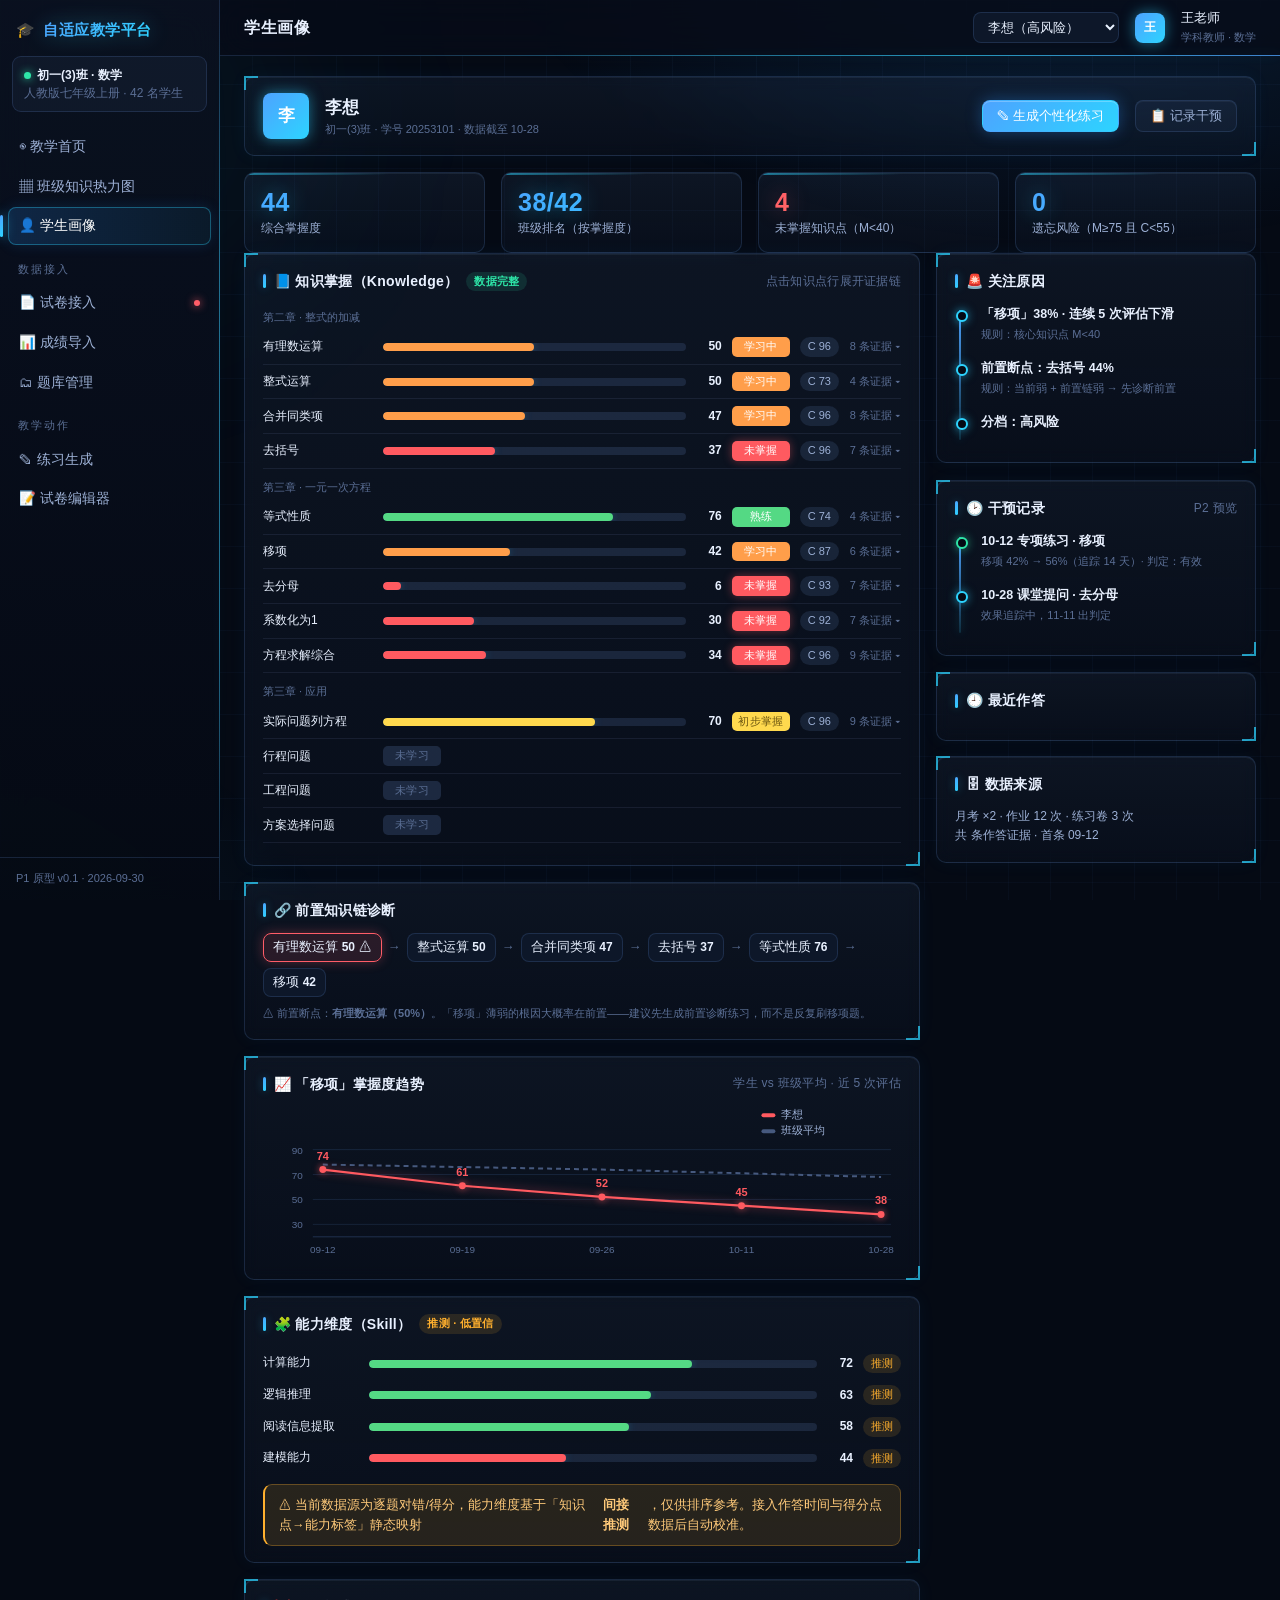
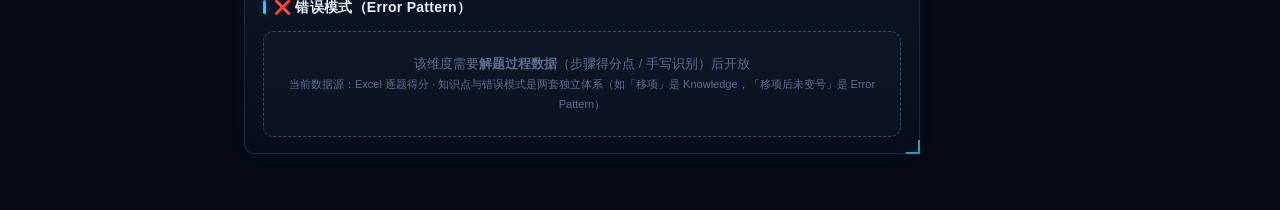
<file: design/prototype/student.html>
<!DOCTYPE html>
<html lang="zh-CN">
<head>
<meta charset="UTF-8"><meta name="viewport" content="width=device-width,initial-scale=1">
<title>学生画像 · AI 自适应教学平台</title>
<link rel="stylesheet" href="styles.css">
</head>
<body>
<div class="app">
  <aside class="side">
    <div class="brand">🎓 <em>自适应教学平台</em></div>
    <div class="side-class"><b>初一(3)班 · 数学</b><br>人教版七年级上册 · 42 名学生</div>
    <nav>
      <a href="index.html">◉ 教学首页</a>
      <a href="heatmap.html">▦ 班级知识热力图</a>
      <a href="student.html" class="active">👤 学生画像</a>
      <div class="nav-group">数据接入</div>
      <a href="paper.html">📄 试卷接入 <span class="dot" title="4 题待确认"></span></a>
      <a href="score-import.html">📊 成绩导入</a>
      <a href="bank.html">🗂 题库管理</a>
      <div class="nav-group">教学动作</div>
      <a href="practice.html">✎ 练习生成</a>
      <a href="paper-editor.html">📝 试卷编辑器</a>
    </nav>
    <div class="side-foot">P1 原型 v0.1 · 2026-09-30</div>
  </aside>

  <div class="main">
    <div class="topbar">
      <h1>学生画像</h1>
      <div class="spacer"></div>
      <select class="select" id="stu-sel"></select>
      <div class="avatar">王</div>
      <div class="who">王老师<small>学科教师 · 数学</small></div>
    </div>

    <div class="content">
      <!-- 画像头部 -->
      <div class="card" style="display:flex;align-items:center;gap:16px;flex-wrap:wrap">
        <div class="avatar" style="width:46px;height:46px;font-size:17px" id="hd-ava"></div>
        <div>
          <div style="font-size:17px;font-weight:700" id="hd-name"></div>
          <div class="tiny" id="hd-meta"></div>
        </div>
        <div style="flex:1"></div>
        <button class="btn" onclick="toast('原型演示：进入练习生成（已带入该生画像）')">✎ 生成个性化练习</button>
        <button class="btn ghost" onclick="toast('原型演示：记录干预（P2 模块：干预方式 → 追踪 → 效果判定）')">📋 记录干预</button>
      </div>

      <div class="grid g4" id="ov-stats"></div>

      <div class="grid g-main">
        <div>
          <!-- Knowledge 维度 -->
          <div class="card">
            <h3>📘 知识掌握（Knowledge）<span class="tag green">数据完整</span>
              <span class="more tiny">点击知识点行展开证据链</span></h3>
            <div id="kp-groups"></div>
          </div>

          <!-- 前置链 -->
          <div class="card">
            <h3>🔗 前置知识链诊断</h3>
            <div class="chain" id="chain" style="font-size:13px"></div>
            <div class="tiny" id="chain-note" style="margin-top:8px"></div>
          </div>

          <!-- 趋势 -->
          <div class="card">
            <h3>📈 「移项」掌握度趋势<span class="more tiny">学生 vs 班级平均 · 近 5 次评估</span></h3>
            <svg viewBox="0 0 640 150" style="width:100%;height:150px" id="trend"></svg>
          </div>

          <!-- Skill（降级） -->
          <div class="card">
            <h3>🧩 能力维度（Skill）<span class="tag amber">推测 · 低置信</span></h3>
            <div id="skills"></div>
            <div class="callout amber" style="margin-top:10px">⚠ 当前数据源为逐题对错/得分，能力维度基于「知识点→能力标签」静态映射<b>间接推测</b>，仅供排序参考。接入作答时间与得分点数据后自动校准。</div>
          </div>

          <!-- Error Pattern（P1 不可用） -->
          <div class="card">
            <h3>❌ 错误模式（Error Pattern）</h3>
            <div class="empty">
              该维度需要<b>解题过程数据</b>（步骤得分点 / 手写识别）后开放<br>
              <span class="tiny">当前数据源：Excel 逐题得分 · 知识点与错误模式是两套独立体系（如「移项」是 Knowledge，「移项后未变号」是 Error Pattern）</span>
            </div>
          </div>
        </div>

        <!-- 右栏 -->
        <div>
          <div class="card">
            <h3>🚨 关注原因</h3>
            <div class="small" id="reasons"></div>
          </div>
          <div class="card">
            <h3>🕑 干预记录<span class="more tiny">P2 预览</span></h3>
            <div class="tl">
              <div class="tl-i ok"><b>10-12 专项练习 · 移项</b><br><span class="tiny muted">移项 42% → 56%（追踪 14 天）· 判定：有效</span></div>
              <div class="tl-i"><b>10-28 课堂提问 · 去分母</b><br><span class="tiny muted">效果追踪中，11-11 出判定</span></div>
            </div>
          </div>
          <div class="card">
            <h3>🕘 最近作答</h3>
            <div class="small" id="recent"></div>
          </div>
          <div class="card">
            <h3>🗄 数据来源</h3>
            <div class="small muted">月考 ×2 · 作业 12 次 · 练习卷 3 次<br>共 <b id="ev-total"></b> 条作答证据 · 首条 09-12</div>
          </div>
        </div>
      </div>
    </div>
  </div>
</div>

<script src="mock.js"></script>
<script>
let CUR=Math.max(0,Math.min(41,parseInt(new URLSearchParams(location.search).get('student'))||0)); /* 支持 ?student= 直达，默认李想 */

function render(){
  const s=STUDENTS[CUR];
  document.getElementById('hd-ava').textContent=s.name[0];
  document.getElementById('hd-name').textContent=s.name;
  document.getElementById('hd-meta').textContent=`初一(3)班 · 学号 202531${String(CUR+1).padStart(2,'0')} · 数据截至 10-28`;

  const valid=s.cells.filter(Boolean);
  const avg=Math.round(valid.reduce((a,c)=>a+c.m,0)/valid.length);
  const weak=valid.filter(c=>c.m<40).length;
  const review=valid.filter(c=>c.m>=75&&c.c<55).length;
  const rank=STUDENTS.filter(x=>x.cells.filter(Boolean).reduce((a,c)=>a+c.m,0)/x.cells.filter(Boolean).length>avg).length+1;
  document.getElementById('ov-stats').innerHTML=`
    <div class="stat"><div class="v">${avg}</div><div class="l">综合掌握度</div></div>
    <div class="stat"><div class="v">${rank}/42</div><div class="l">班级排名（按掌握度）</div></div>
    <div class="stat warn"><div class="v">${weak}</div><div class="l">未掌握知识点（M&lt;40）</div></div>
    <div class="stat"><div class="v">${review}</div><div class="l">遗忘风险（M≥75 且 C&lt;55）</div></div>`;

  /* Knowledge 分章节 */
  const groups={};
  KPS.forEach((k,ki)=>{(groups[k.ch]=groups[k.ch]||[]).push({...k,ki})});
  document.getElementById('kp-groups').innerHTML=Object.entries(groups).map(([ch,list])=>`
    <div style="margin-bottom:6px"><div class="tiny" style="padding:4px 0">${ch}</div>
    ${list.map(k=>{
      const c=s.cells[k.ki];
      if(!c)return `<div class="row" style="padding:7px 0;border-bottom:1px solid rgba(148,170,220,.1)">
        <span class="small" style="width:110px">${k.name}</span><span class="lvl none">未学习</span></div>`;
      const lv=levelOf(c.m);
      return `<div style="padding:7px 0;border-bottom:1px solid rgba(148,170,220,.1)">
        <div class="row" style="cursor:pointer" onclick="this.nextElementSibling.classList.toggle('open')">
          <span class="small" style="width:110px">${k.name}</span>
          <div class="bar"><i style="width:${c.m}%;background:var(--m-${lv.key})"></i></div>
          <b class="small" style="width:26px;text-align:right">${c.m}</b>
          <span class="lvl ${lv.key}">${lv.label}</span>
          <span class="tag ${c.c<55?'amber':'gray'}" title="系统对该判断的确定程度">C ${c.c}</span>
          <span class="tiny" style="width:52px;text-align:right">${c.n} 条证据 ▾</span>
        </div>
        <div style="display:none;padding:6px 0 4px 120px" class="evbox">
          ${evidenceFor(CUR,k.ki).map(e=>`<div class="ev"><div class="top"><span class="tag gray">${e.date}</span><span class="tag blue">${e.src}</span><b style="margin-left:auto">${e.score}/${e.max}</b></div><div class="stem">${e.stem}</div><div class="tiny">E=${e.E} · α=${e.alpha}</div></div>`).join('')}
        </div></div>`;
    }).join('')}</div>`).join('');

  /* 前置链（沿 移项 主链） */
  const chain=prereqChain(5);
  let brk=null;
  document.getElementById('chain').innerHTML=chain.map(ci=>{
    const cc=s.cells[ci],mm=cc?cc.m:null;
    if(brk===null&&mm!=null&&mm<60&&ci!=5)brk=ci;
    return `<span class="node ${brk==ci?'brk':''}">${KPS[ci].name} <b>${mm==null?'—':mm}</b>${brk==ci?' ⚠':''}</span>`;
  }).join('<span class="arr">→</span>');
  document.getElementById('chain-note').innerHTML=brk!=null
    ?`⚠ 前置断点：<b>${KPS[brk].name}（${s.cells[brk].m}%）</b>。「移项」薄弱的根因大概率在前置——建议先生成前置诊断练习，而不是反复刷移项题。`
    :`前置链健康，薄弱原因更可能在当前知识点本身。`;

  /* 趋势双线 */
  const stu=[74,61,52,45,38],cls=[78,76,74,71,68],dates=['09-12','09-19','09-26','10-11','10-28'];
  const X=i=>60+i*(560/4),Y=v=>130-((v-20)/80)*100;
  document.getElementById('trend').innerHTML=`
    ${[30,50,70,90].map(v=>`<line x1="50" x2="630" y1="${Y(v)}" y2="${Y(v)}" stroke="rgba(96,150,230,.14)"/><text x="40" y="${Y(v)+4}" font-size="10" fill="#5b6f95" text-anchor="end">${v}</text>`).join('')}
    <polyline points="${stu.map((v,i)=>X(i)+','+Y(v)).join(' ')}" fill="none" stroke="#ff5a60" stroke-width="2.2" style="filter:drop-shadow(0 0 5px rgba(255,90,96,.55))"/>
    <polyline points="${cls.map((v,i)=>X(i)+','+Y(v)).join(' ')}" fill="none" stroke="#46597e" stroke-width="2" stroke-dasharray="5 4"/>
    ${stu.map((v,i)=>`<circle cx="${X(i)}" cy="${Y(v)}" r="3.5" fill="#ff5a60" style="filter:drop-shadow(0 0 4px rgba(255,90,96,.7))"/><text x="${X(i)}" y="${Y(v)-10}" font-size="11" fill="#ff5a60" text-anchor="middle" font-weight="600">${v}</text><text x="${X(i)}" y="146" font-size="10" fill="#5b6f95" text-anchor="middle">${dates[i]}</text>`).join('')}
    <line x1="50" x2="630" y1="130" y2="130" stroke="rgba(96,150,230,.25)"/>
    <rect x="500" y="6" width="14" height="4" fill="#ff5a60" rx="2"/><text x="520" y="11" font-size="11" fill="#9db1d6">${s.name}</text>
    <rect x="500" y="22" width="14" height="4" fill="#46597e" rx="2"/><text x="520" y="27" font-size="11" fill="#9db1d6">班级平均</text>`;

  /* Skill 推测（叙事固定，仅默认学生有意义；切换学生时展示为待校准） */
  const sk=CUR==0?[['计算能力',72],['逻辑推理',63],['阅读信息提取',58],['建模能力',44]]:null;
  document.getElementById('skills').innerHTML=sk?sk.map(([n,v])=>`
    <div class="row" style="padding:6px 0">
      <span class="small" style="width:96px">${n}</span>
      <div class="bar"><i style="width:${v}%;background:${v<50?'var(--m-weak)':'var(--m-skilled)'}"></i></div>
      <b class="small" style="width:26px;text-align:right">${v}</b>
      <span class="tag amber">推测</span></div>`).join('')
    :`<div class="empty">切换学生后能力维度需重新计算（演示略）</div>`;

  /* 右栏 */
  document.getElementById('reasons').innerHTML=CUR==0?
    `<div class="tl">
      <div class="tl-i"><b>「移项」38% · 连续 5 次评估下滑</b><br><span class="tiny muted">规则：核心知识点 M&lt;40</span></div>
      <div class="tl-i"><b>前置断点：去括号 44%</b><br><span class="tiny muted">规则：当前弱 + 前置链弱 → 先诊断前置</span></div>
      <div class="tl-i"><b>分档：高风险</b></div>
    </div>`:`<div class="small muted">当前学生无高风险异常${s.risk!='ok'?`，分档为「${RISKL[s.risk]}」`:''}</div>`;

  let rec=[],total=0;
  s.cells.forEach((c,ki)=>{if(c){total+=c.n;evidenceFor(CUR,ki).forEach(e=>rec.push({...e,kp:KPS[ki].name}))}});
  rec.sort((a,b)=>b.date.slice(3)<a.date.slice(3)?-1:1);
  document.getElementById('recent').innerHTML=rec.slice(0,5).map(e=>
    `<div class="row" style="padding:5px 0;border-bottom:1px solid rgba(148,170,220,.1)">
      <span class="tag gray">${e.date}</span><span class="tiny" style="flex:1;min-width:0;overflow:hidden;text-overflow:ellipsis;white-space:nowrap">${e.stem}</span>
      <b class="small">${e.score}/${e.max}</b></div>`).join('');
  document.getElementById('ev-total').textContent=total;
}

/* 学生切换器 */
document.getElementById('stu-sel').innerHTML=STUDENTS.map(s=>
  `<option value="${s.i}" ${s.i==CUR?'selected':''}>${s.name}（${RISKL[s.risk]}）</option>`).join('');
document.getElementById('stu-sel').onchange=e=>{CUR=+e.target.value;render()};

/* 证据盒展开样式 */
const st=document.createElement('style');
st.textContent='.evbox.open{display:block!important}';
document.head.appendChild(st);

render();
</script>
</body>
</html>
</file>
<file: design/prototype/styles.css>
/* ============================================================
   AI 自适应教学与学生知识画像平台 · 设计系统 v0.3
   主题：NEON HUD（深色大屏科技风）
   语言：辉光边框 · 四角括角 · 光束分隔 · 扫描动效 · 电光青
   动效：入场编排(fx-in) / 悬停括角展开 / 扫光 / 数字滚动(FX.js)
   ============================================================ */
*{margin:0;padding:0;box-sizing:border-box}
:root{
  --primary:#4da3ff;--primary-2:#2dd4ff;--primary-hov:#7ab8ff;--primary-weak:rgba(77,163,255,.16);
  --grad:linear-gradient(135deg,#4da3ff 0%,#2dd4ff 100%);
  --hud:rgba(45,212,255,.85);--hud-dim:rgba(45,212,255,.35);
  --bg:#050a14;--bg-2:#0a1120;--bg-3:#0d1729;
  --surface:rgba(120,160,230,.055);--surface-2:rgba(120,160,230,.09);
  --border:rgba(96,140,210,.2);--border-strong:rgba(96,160,230,.4);
  --t1:#e9f1ff;--t2:#9db1d6;--t3:#5b6f95;
  --risk-high:#ff5d68;--risk-high-bg:rgba(255,93,104,.12);
  --risk-watch:#ffb02e;--risk-watch-bg:rgba(255,176,46,.12);
  --risk-ok:#2ee6a8;--risk-ok-bg:rgba(46,230,168,.12);
  --m-weak:#ff5a60;--m-learning:#ff9e4a;--m-basic:#ffd94e;
  --m-skilled:#54d984;--m-stable:#22e0b0;--m-none:rgba(120,160,230,.09);
  --shadow:0 4px 28px rgba(0,0,0,.45);
  --glow:0 0 0 1px rgba(45,212,255,.28),0 4px 30px rgba(45,212,255,.18);
  --radius:10px;
  --ease:cubic-bezier(.22,.8,.28,1);
}
html,body{height:100%}
body{font:14px/1.6 -apple-system,BlinkMacSystemFont,"PingFang SC","Hiragino Sans GB","Microsoft YaHei",sans-serif;
  color:var(--t1);background:var(--bg);position:relative}
/* 深空底 + 极光 + 透视网格 */
body::before{content:'';position:fixed;inset:0;z-index:-2;pointer-events:none;
  background:
    radial-gradient(1000px 560px at 85% -10%,rgba(45,150,255,.16),transparent 60%),
    radial-gradient(800px 520px at -10% 110%,rgba(45,212,255,.10),transparent 60%),
    linear-gradient(rgba(96,150,230,.04) 1px,transparent 1px),
    linear-gradient(90deg,rgba(96,150,230,.04) 1px,transparent 1px);
  background-size:auto,auto,42px 42px,42px 42px;
  animation:aurora 20s var(--ease) infinite alternate}
body::after{content:'';position:fixed;width:560px;height:560px;border-radius:50%;z-index:-3;pointer-events:none;
  left:-160px;top:-160px;filter:blur(100px);opacity:.55;
  background:radial-gradient(circle,rgba(45,212,255,.14),transparent 70%);
  animation:floaty 24s ease-in-out infinite alternate}
@keyframes aurora{to{background-position:0 0,0 0,0 42px,42px 0}}
@keyframes floaty{to{transform:translate(130px,100px) scale(1.18)}}
a{color:var(--primary);text-decoration:none;transition:color .15s}
::selection{background:rgba(45,212,255,.35)}
::-webkit-scrollbar{width:9px;height:9px}
::-webkit-scrollbar-thumb{background:rgba(96,150,230,.25);border-radius:99px;border:2px solid transparent;background-clip:padding-box}
::-webkit-scrollbar-thumb:hover{background:rgba(45,212,255,.45);border:2px solid transparent;background-clip:padding-box}
::-webkit-scrollbar-track{background:transparent}

/* ---------- 布局 ---------- */
.app{display:grid;grid-template-columns:220px 1fr;min-height:100vh}
.main{min-width:0;display:flex;flex-direction:column}
.content{padding:20px 24px 40px;max-width:1440px;width:100%;margin:0 auto}

/* ---------- 入场编排 ---------- */
@keyframes fx-in{from{opacity:0;transform:translateY(16px) scale(.985)}to{opacity:1;transform:none}}
.card,.stat,.anomaly,.qcard,.todo{animation:fx-in .55s var(--ease) both;animation-delay:var(--d,0ms)}
.hm tbody tr{animation:fx-in .4s var(--ease) both;animation-delay:var(--d,0ms)}

/* ============ HUD 面板（卡片）：辉光边 + 括角 + 悬停展开 ============ */
.card{position:relative;background:linear-gradient(180deg,rgba(120,160,230,.07),rgba(120,160,230,.03));
  border:1px solid var(--border);border-radius:var(--radius);padding:16px 18px;margin-bottom:16px;
  box-shadow:inset 0 1px 0 rgba(180,220,255,.07),0 0 18px rgba(45,150,255,.05);
  transition:border-color .25s,box-shadow .3s;backdrop-filter:blur(8px)}
.card::before,.card::after{content:'';position:absolute;width:12px;height:12px;pointer-events:none;
  transition:all .3s var(--ease);opacity:.85}
.card::before{top:-1px;left:-1px;border-top:2px solid var(--hud);border-left:2px solid var(--hud)}
.card::after{bottom:-1px;right:-1px;border-bottom:2px solid var(--hud);border-right:2px solid var(--hud)}
.card:hover{border-color:var(--border-strong);box-shadow:inset 0 1px 0 rgba(180,220,255,.1),0 0 26px rgba(45,150,255,.12)}
.card:hover::before,.card:hover::after{width:22px;height:22px;opacity:1;
  filter:drop-shadow(0 0 6px var(--hud-dim))}
.card h3{font-size:14px;font-weight:600;margin-bottom:12px;display:flex;align-items:center;gap:8px;letter-spacing:.02em}
.card h3::before{content:'';width:3px;height:14px;border-radius:2px;background:var(--grad);
  box-shadow:0 0 8px var(--hud-dim);flex-shrink:0}
.card h3 .more{margin-left:auto;font-size:12px;font-weight:400}
.grid{display:grid;gap:16px}
.g2{grid-template-columns:1fr 1fr}.g3{grid-template-columns:repeat(3,1fr)}.g4{grid-template-columns:repeat(4,1fr)}
.g-main{grid-template-columns:1fr 320px}
.muted{color:var(--t2)}.small{font-size:12px}.tiny{font-size:11px;color:var(--t3)}
.row{display:flex;align-items:center;gap:10px}
.row .grow{flex:1;min-width:0}

/* ---------- 侧边栏 ---------- */
.side{background:linear-gradient(180deg,rgba(10,17,32,.94),rgba(5,10,20,.94));
  backdrop-filter:blur(16px);color:var(--t2);display:flex;flex-direction:column;
  position:sticky;top:0;height:100vh;border-right:1px solid var(--border)}
.side::after{content:'';position:absolute;top:0;bottom:0;right:-1px;width:1px;
  background:linear-gradient(180deg,transparent,var(--hud) 30%,var(--hud) 70%,transparent);
  opacity:.5;filter:drop-shadow(0 0 5px var(--hud-dim))}
.brand{padding:18px 16px 14px;font-size:15px;font-weight:700;display:flex;gap:8px;align-items:center;letter-spacing:.03em}
.brand em{font-style:normal;background:var(--grad);-webkit-background-clip:text;background-clip:text;color:transparent;
  filter:drop-shadow(0 0 10px rgba(45,212,255,.35))}
.side-class{margin:0 12px 14px;padding:9px 11px;background:var(--surface);border:1px solid var(--border);
  border-radius:9px;font-size:12px;color:var(--t3);line-height:1.5}
.side-class b{color:var(--t1);font-weight:600}
.side-class::before{content:'';display:inline-block;width:7px;height:7px;border-radius:50%;
  background:var(--risk-ok);margin-right:6px;box-shadow:0 0 9px var(--risk-ok);animation:pulse-dot 2.2s infinite}
@keyframes pulse-dot{0%,100%{opacity:1}50%{opacity:.35}}
nav{flex:1;padding:0 8px;overflow-y:auto}
.nav-group{font-size:11px;color:var(--t3);padding:14px 10px 4px;letter-spacing:.18em}
nav a{position:relative;display:flex;align-items:center;gap:8px;padding:8px 11px;margin:2px 0;
  border-radius:8px;color:var(--t2);font-size:13.5px;transition:all .2s var(--ease)}
nav a:hover{background:var(--surface);color:var(--t1);transform:translateX(2px)}
nav a.active{background:linear-gradient(90deg,rgba(45,150,255,.18),rgba(45,212,255,.06));
  color:#fff;font-weight:500;box-shadow:inset 0 0 0 1px rgba(45,212,255,.35),0 0 14px rgba(45,150,255,.15)}
nav a.active::before{content:'';position:absolute;left:-8px;top:20%;height:60%;width:3px;border-radius:99px;
  background:var(--grad);box-shadow:0 0 12px var(--hud)}
nav a .dot{width:6px;height:6px;border-radius:50%;background:var(--risk-high);margin-left:auto;
  box-shadow:0 0 9px var(--risk-high);animation:pulse-dot 1.8s infinite}
.side-foot{padding:12px 16px;font-size:11px;color:var(--t3);border-top:1px solid var(--border)}

/* ---------- 顶栏 + 光束 ---------- */
.topbar{position:sticky;top:0;z-index:10;display:flex;align-items:center;gap:16px;height:56px;padding:0 24px;
  background:rgba(7,12,24,.8);backdrop-filter:blur(16px);border-bottom:1px solid var(--border)}
.topbar::after{content:'';position:absolute;left:0;right:0;bottom:-1px;height:1px;
  background:linear-gradient(90deg,transparent 5%,var(--hud) 35%,#4da3ff 50%,var(--hud) 65%,transparent 95%);
  background-size:200% 100%;opacity:.75;filter:drop-shadow(0 0 6px var(--hud-dim));
  animation:beam 6s linear infinite}
@keyframes beam{to{background-position:-200% 0}}
.topbar h1{font-size:16px;font-weight:700;letter-spacing:.04em}
.topbar .sub{font-size:12px;color:var(--t3)}
.topbar .spacer{flex:1}
.select,.input{border:1px solid var(--border);border-radius:8px;padding:6px 10px;font-size:13px;
  color:var(--t1);background:var(--bg-3);outline:none;transition:all .18s}
.select:focus,.input:focus{border-color:var(--primary);box-shadow:0 0 0 3px var(--primary-weak),0 0 12px rgba(45,212,255,.2)}
.avatar{width:30px;height:30px;border-radius:8px;background:var(--grad);color:#fff;display:flex;
  align-items:center;justify-content:center;font-size:12px;font-weight:700;
  box-shadow:0 0 14px rgba(45,212,255,.5)}
.who{font-size:13px}.who small{display:block;color:var(--t3);font-size:11px}

/* ---------- 按钮 ---------- */
.btn{position:relative;display:inline-flex;align-items:center;gap:6px;border:1px solid transparent;
  border-radius:8px;padding:6px 14px;font-size:13px;cursor:pointer;white-space:nowrap;
  background:var(--grad);color:#fff;font-weight:500;
  box-shadow:0 0 16px rgba(45,150,255,.35),inset 0 1px 0 rgba(255,255,255,.25);
  transition:all .2s var(--ease)}
.btn:hover{transform:translateY(-1px);box-shadow:0 0 26px rgba(45,212,255,.55),inset 0 1px 0 rgba(255,255,255,.3);filter:brightness(1.1)}
.btn:active{transform:translateY(0) scale(.97)}
.btn.ghost{background:var(--surface);color:var(--t2);border-color:var(--border);
  box-shadow:inset 0 1px 0 rgba(180,220,255,.06)}
.btn.ghost:hover{border-color:var(--hud);color:var(--primary-2);background:rgba(45,212,255,.08);
  box-shadow:0 0 14px rgba(45,212,255,.18)}
.btn.sm{padding:3px 10px;font-size:12px;border-radius:7px}
.btn.danger{background:linear-gradient(135deg,#ff5d68,#ff9a5c)}
.btn:disabled{opacity:.4;cursor:not-allowed;transform:none;box-shadow:none}

/* ---------- 标签 / 徽标 ---------- */
.tag{display:inline-flex;align-items:center;gap:4px;font-size:11px;padding:1px 8px;border-radius:99px;
  background:rgba(120,160,230,.13);color:var(--t2);white-space:nowrap;transition:all .15s}
.tag.blue{background:rgba(45,150,255,.14);color:#6cb6ff;box-shadow:inset 0 0 0 1px rgba(45,150,255,.25)}
.tag.red{background:var(--risk-high-bg);color:var(--risk-high)}
.tag.amber{background:var(--risk-watch-bg);color:var(--risk-watch)}
.tag.green{background:var(--risk-ok-bg);color:var(--risk-ok)}
.tag.gray{background:rgba(120,160,230,.13);color:var(--t2)}
.badge-dot{width:8px;height:8px;border-radius:50%;display:inline-block}
.rh{background:var(--risk-high);box-shadow:0 0 9px rgba(255,93,104,.8)}
.rw{background:var(--risk-watch);box-shadow:0 0 9px rgba(255,176,46,.7)}
.rok{background:var(--risk-ok);box-shadow:0 0 9px rgba(46,230,168,.7)}

/* ---------- 首页三问 ---------- */
.q-head{display:flex;align-items:center;gap:10px;margin:22px 0 12px;animation:fx-in .5s var(--ease) both;animation-delay:var(--d,0ms)}
.q-chip{width:26px;height:26px;border-radius:7px;background:var(--grad);color:#fff;font-size:13px;font-weight:700;
  display:flex;align-items:center;justify-content:center;flex-shrink:0;
  box-shadow:0 0 16px rgba(45,212,255,.5)}
.q-head h2{font-size:15px;font-weight:600;letter-spacing:.03em}
.anomaly{border-left:2px solid var(--primary);display:flex;gap:14px;align-items:flex-start;
  transition:transform .25s var(--ease)}
.anomaly:hover{transform:translateY(-2px)}
.anomaly.cls{border-color:var(--risk-watch)}
.anomaly.gap{border-color:#b48cff}
.anomaly.body{flex:1;min-width:0}
.anomaly .t{font-weight:600;font-size:14px;margin-bottom:2px}
.anomaly .d{font-size:12.5px;color:var(--t2);margin-bottom:8px}
.anomaly .meta{font-size:11px;color:var(--t3);margin-bottom:10px}
.stu-chip{display:inline-block;background:var(--surface);border:1px solid var(--border);border-radius:6px;
  padding:1px 8px;font-size:12px;margin:2px 4px 2px 0;transition:all .15s}
.stu-chip:hover{border-color:var(--hud);color:var(--primary-2)}
.todo{display:flex;align-items:center;gap:12px;padding:11px 4px;border-bottom:1px solid var(--border)}
.todo:last-child{border-bottom:none}
.todo.done .tt{color:var(--t3);text-decoration:line-through}
.todo .tt{flex:1;font-size:13.5px}
.todo .tdot{width:7px;height:7px;border-radius:50%;background:var(--t3);flex-shrink:0}
.todo.pending .tdot{background:var(--risk-high);box-shadow:0 0 9px var(--risk-high);animation:pulse-dot 1.8s infinite}
.spark{width:90px;height:26px;flex-shrink:0}

/* ---------- 统计块：HUD 数字 + 扫光 ---------- */
.stat{position:relative;overflow:hidden;background:linear-gradient(180deg,rgba(120,160,230,.08),rgba(120,160,230,.03));
  border:1px solid var(--border);border-radius:var(--radius);padding:14px 16px;
  box-shadow:inset 0 1px 0 rgba(180,220,255,.08);transition:all .25s var(--ease)}
.stat::before{content:'';position:absolute;top:0;left:0;right:0;height:2px;
  background:linear-gradient(90deg,var(--hud),transparent 60%);opacity:.6}
.stat::after{content:'';position:absolute;inset:0;pointer-events:none;
  background:linear-gradient(115deg,transparent 35%,rgba(45,212,255,.14) 50%,transparent 65%);
  transform:translateX(-130%);transition:transform .7s var(--ease)}
.stat:hover{transform:translateY(-3px);border-color:var(--border-strong);box-shadow:0 0 22px rgba(45,150,255,.18)}
.stat:hover::after{transform:translateX(130%)}
.stat .v{font-size:25px;font-weight:800;line-height:1.2;font-variant-numeric:tabular-nums;letter-spacing:.02em;
  background:var(--grad);-webkit-background-clip:text;background-clip:text;color:transparent;
  text-shadow:0 0 22px rgba(45,212,255,.45)}
.stat.warn .v{background:linear-gradient(135deg,#ff5d68,#ff9a5c);-webkit-background-clip:text;background-clip:text;
  text-shadow:0 0 22px rgba(255,93,104,.4)}
.stat .l{font-size:12px;color:var(--t2);margin-top:2px}

/* ---------- 表格 ---------- */
table.tb{width:100%;border-collapse:collapse;font-size:13px}
.tb th{text-align:left;font-size:11.5px;color:var(--primary-2);font-weight:600;padding:8px 10px;
  border-bottom:1px solid var(--border);white-space:nowrap;letter-spacing:.08em;text-transform:uppercase}
.tb td{padding:9px 10px;border-bottom:1px solid rgba(96,150,230,.09);vertical-align:middle;transition:background .15s}
.tb tr:hover td{background:rgba(45,212,255,.05)}

/* ---------- 掌握度条 / 档位 ---------- */
.bar{height:8px;border-radius:99px;background:rgba(120,160,230,.15);overflow:hidden;flex:1;min-width:60px}
.bar i{display:block;height:100%;border-radius:99px;transition:width .6s var(--ease);box-shadow:0 0 8px rgba(45,212,255,.25)}
.lvl{display:inline-block;min-width:58px;text-align:center;font-size:11px;padding:1px 6px;border-radius:5px;color:#fff;letter-spacing:.02em}
.lvl.none{background:rgba(120,160,230,.18);color:var(--t3)}
.lvl.weak{background:var(--m-weak);box-shadow:0 0 10px rgba(255,90,96,.4)}
.lvl.learning{background:var(--m-learning)}
.lvl.basic{background:var(--m-basic);color:#6b5510}
.lvl.skilled{background:var(--m-skilled)}
.lvl.stable{background:var(--m-stable);box-shadow:0 0 10px rgba(34,224,176,.4)}

/* ---------- 热力图 ---------- */
.legend{display:flex;flex-wrap:wrap;gap:12px;align-items:center;font-size:12px;color:var(--t2);margin-bottom:12px}
.lg{display:inline-flex;align-items:center;gap:5px}
.sw{width:14px;height:14px;border-radius:4px;display:inline-block}
.hm-wrap{overflow:auto;max-height:calc(100vh - 320px);min-height:320px;border:1px solid var(--border);
  border-radius:var(--radius);background:rgba(8,14,26,.55);box-shadow:0 0 20px rgba(45,150,255,.06)}
table.hm{border-collapse:separate;border-spacing:0}
.hm th,.hm td{border-bottom:1px solid rgba(96,150,230,.08);border-right:1px solid rgba(96,150,230,.06);font-weight:400}
.hm thead th{position:sticky;background:#0c1526;z-index:3}
.hm thead tr.ch th{top:0;height:30px;font-size:11px;color:var(--primary-2);background:#0a111f;
  border-bottom:1px solid var(--border);letter-spacing:.1em}
.hm thead tr.kph th{top:30px;height:104px;font-size:12px;vertical-align:bottom;padding-bottom:6px;color:var(--t2)}
.hm th.stu,.hm td.stu{position:sticky;left:0;background:#0c1526;z-index:2;text-align:left;
  padding:0 8px 0 12px;font-size:12.5px;white-space:nowrap;min-width:96px}
.hm thead th.stu{z-index:5;vertical-align:bottom;height:auto;padding-bottom:8px;color:var(--t3);font-size:11px}
.hm td.cell{width:54px;height:32px;text-align:center;font-size:11px;color:#fff;cursor:pointer;user-select:none;
  transition:transform .12s var(--ease),box-shadow .12s}
.hm td.cell:hover{outline:2px solid var(--hud);outline-offset:-2px;transform:scale(1.14);z-index:4;position:relative;
  box-shadow:0 0 18px rgba(45,212,255,.5)}
.hm td.cell.none{background:repeating-linear-gradient(45deg,rgba(120,160,230,.09) 0 4px,transparent 4px 8px);cursor:default}
.hm td.cell.none:hover{transform:none;outline:none;box-shadow:none}
.hm td.cell.basic{color:#6b5510}
.hm td.cell.lowc{position:relative}
.hm td.cell.lowc::after{content:'';position:absolute;top:3px;right:3px;width:5px;height:5px;border-radius:50%;
  background:#ff9d2e;box-shadow:0 0 0 1.5px rgba(8,14,26,.9),0 0 9px rgba(255,157,46,.9)}

/* ---------- 抽屉（证据链） ---------- */
#mask{position:fixed;inset:0;background:rgba(3,7,16,.6);backdrop-filter:blur(5px);
  opacity:0;pointer-events:none;transition:opacity .25s;z-index:40}
#mask.on{opacity:1;pointer-events:auto}
#drawer{position:fixed;top:0;right:-480px;width:460px;max-width:92vw;height:100vh;z-index:41;
  background:rgba(10,17,32,.94);backdrop-filter:blur(18px);border-left:1px solid var(--border-strong);
  box-shadow:-16px 0 52px rgba(0,0,0,.55);transition:right .32s var(--ease);display:flex;flex-direction:column}
#drawer::before{content:'';position:absolute;left:-1px;top:0;bottom:0;width:2px;
  background:linear-gradient(180deg,transparent,var(--hud) 30%,#4da3ff 50%,var(--hud) 70%,transparent);
  filter:drop-shadow(0 0 6px var(--hud-dim))}
#drawer.on{right:0}
.dr-head{padding:16px 20px;border-bottom:1px solid var(--border);display:flex;align-items:flex-start;gap:10px}
.dr-head .x{margin-left:auto;cursor:pointer;color:var(--t3);font-size:18px;line-height:1;border:none;background:none;transition:color .15s}
.dr-head .x:hover{color:var(--t1)}
.dr-body{flex:1;overflow-y:auto;padding:16px 20px}
.dr-sec{margin-bottom:18px;animation:fx-in .4s var(--ease) both;animation-delay:var(--d,0ms)}
.dr-sec h4{font-size:11.5px;color:var(--primary-2);font-weight:600;margin-bottom:8px;letter-spacing:.14em}
.ev{border:1px solid var(--border);border-radius:9px;padding:9px 12px;margin-bottom:8px;font-size:12.5px;
  background:var(--surface);transition:all .18s}
.ev:hover{border-color:var(--hud);transform:translateX(3px);box-shadow:0 0 12px rgba(45,212,255,.12)}
.ev .top{display:flex;gap:8px;align-items:center;margin-bottom:3px}
.ev .stem{color:var(--t1)}
.chain{display:flex;flex-wrap:wrap;gap:6px;align-items:center;font-size:12px}
.chain .node{border:1px solid var(--border);border-radius:8px;padding:3px 9px;background:var(--bg-3);transition:all .18s}
.chain .node:hover{border-color:var(--hud)}
.chain .node b{font-size:12px}
.chain .arr{color:var(--t3)}
.chain .node.brk{border-color:var(--risk-high);background:var(--risk-high-bg);box-shadow:0 0 12px rgba(255,93,104,.3)}
.dr-actions{padding:14px 20px;border-top:1px solid var(--border);display:flex;gap:10px}

/* ---------- 向导步骤 ---------- */
.steps{display:flex;margin-bottom:20px;background:var(--surface);border:1px solid var(--border);
  border-radius:var(--radius);overflow:hidden}
.step{flex:1;padding:12px 16px;display:flex;gap:10px;align-items:center;border-right:1px solid var(--border);
  color:var(--t3);font-size:13px;transition:color .3s}
.step:last-child{border-right:none}
.step .n{width:22px;height:22px;border-radius:50%;background:rgba(120,160,230,.14);color:var(--t2);
  font-size:12px;display:flex;align-items:center;justify-content:center;flex-shrink:0;transition:all .3s}
.step.done{color:var(--risk-ok)}.step.done .n{background:var(--risk-ok);color:#03130c;box-shadow:0 0 10px rgba(46,230,168,.5)}
.step.act{color:var(--primary-2);font-weight:600}
.step.act .n{background:var(--grad);color:#fff;box-shadow:0 0 14px rgba(45,212,255,.6);animation:pulse-n 2s infinite}
@keyframes pulse-n{0%,100%{box-shadow:0 0 8px rgba(45,212,255,.5)}50%{box-shadow:0 0 20px rgba(45,212,255,.9)}}

/* ---------- 表单 ---------- */
.form-row{margin-bottom:14px}
.form-row label{display:block;font-size:12.5px;color:var(--t2);margin-bottom:6px}
.input.w{width:100%}
.stepper{display:inline-flex;align-items:center;border:1px solid var(--border);border-radius:8px;overflow:hidden}
.stepper button{width:28px;height:28px;border:none;background:var(--surface);cursor:pointer;font-size:15px;
  color:var(--t2);transition:all .15s}
.stepper button:hover{background:rgba(45,212,255,.1);color:var(--primary-2)}
.stepper span{width:34px;text-align:center;font-size:13px}
input[type=range]{accent-color:#2dd4ff;width:100%}
.switch-row{display:flex;align-items:center;gap:10px;padding:8px 0}
select option{background:var(--bg-3);color:var(--t1)}

/* ---------- 练习卷（纸张：保持白纸） ---------- */
.sheet{background:#fff;border:1px solid var(--border);border-radius:var(--radius);padding:28px 32px;
  box-shadow:0 24px 56px rgba(0,0,0,.55),0 0 40px rgba(45,150,255,.08);font-size:13.5px;color:#1c2433}
.sheet .sh-head{text-align:center;border-bottom:2px solid #1c2433;padding-bottom:12px;margin-bottom:16px}
.sheet .sh-head h2{font-size:18px;letter-spacing:.05em;color:#101623}
.sheet .sh-head .meta{font-size:12px;color:#5a6577;margin-top:4px}
.sheet .tiny{color:#8a94a8}
.sheet .tag{background:#eef1f6;color:#5a6577}
.sheet .sh-sec{margin-bottom:14px}
.sheet .sh-sec h5{font-size:13px;margin-bottom:8px;color:#1c2433}
.q-item{display:flex;gap:10px;padding:8px 0;border-bottom:1px dashed #e6eaf2;align-items:flex-start}
.q-item:last-child{border-bottom:none}
.q-item .no{font-weight:600;flex-shrink:0}
.q-item .stem{flex:1;min-width:0}
.q-item .qmeta{display:flex;gap:6px;align-items:center;flex-shrink:0}
.dots{font-size:10px;color:var(--primary);letter-spacing:1px}

/* ---------- 提示 / 空态 ---------- */
.callout{border-radius:9px;padding:10px 14px;font-size:12.5px;display:flex;gap:8px;align-items:flex-start;
  border:1px solid transparent;animation:fx-in .45s var(--ease) both}
.callout.blue{background:rgba(45,150,255,.1);color:#8fbcff;border-color:rgba(45,150,255,.3);border-left:2px solid var(--primary)}
.callout.amber{background:var(--risk-watch-bg);color:#ffca7a;border-color:rgba(255,176,46,.3);border-left:2px solid var(--risk-watch)}
.callout.green{background:var(--risk-ok-bg);color:#7fe7c3;border-color:rgba(46,230,168,.3);border-left:2px solid var(--risk-ok)}
.empty{border:1.5px dashed var(--border-strong);border-radius:10px;padding:22px;text-align:center;
  color:var(--t3);font-size:12.5px;background:rgba(120,160,230,.03)}
.toast{position:fixed;bottom:28px;left:50%;transform:translateX(-50%) translateY(24px);
  background:rgba(12,21,38,.96);border:1px solid var(--hud-dim);color:var(--t1);
  padding:9px 18px;border-radius:10px;font-size:13px;opacity:0;transition:all .3s var(--ease);
  z-index:99;pointer-events:none;box-shadow:0 12px 36px rgba(0,0,0,.55),0 0 24px rgba(45,212,255,.2)}
.toast.on{opacity:1;transform:translateX(-50%)}

/* ---------- 登录（全 HUD） ---------- */
.login-bg{min-height:100vh;display:flex;align-items:center;justify-content:center;position:relative;overflow:hidden;
  background:radial-gradient(1100px 640px at 75% -10%,rgba(45,150,255,.26),transparent 60%),
             radial-gradient(900px 560px at 10% 110%,rgba(45,212,255,.18),transparent 60%),var(--bg)}
.login-bg::before{content:'';position:absolute;inset:0;
  background:linear-gradient(rgba(96,150,230,.05) 1px,transparent 1px),
             linear-gradient(90deg,rgba(96,150,230,.05) 1px,transparent 1px);
  background-size:42px 42px;animation:grid-pan 22s linear infinite}
@keyframes grid-pan{to{background-position:42px 42px,42px 42px}}
.login-card{position:relative;width:380px;background:rgba(10,17,32,.78);border:1px solid var(--border-strong);
  border-radius:14px;padding:34px 34px 28px;backdrop-filter:blur(18px);
  box-shadow:0 30px 90px rgba(0,0,0,.55),0 0 70px rgba(45,150,255,.14);
  animation:fx-in .6s var(--ease) both}
.login-card::before,.login-card::after{content:'';position:absolute;width:18px;height:18px}
.login-card::before{top:-1px;left:-1px;border-top:2px solid var(--hud);border-left:2px solid var(--hud);
  filter:drop-shadow(0 0 6px var(--hud-dim))}
.login-card::after{bottom:-1px;right:-1px;border-bottom:2px solid var(--hud);border-right:2px solid var(--hud);
  filter:drop-shadow(0 0 6px var(--hud-dim))}
.login-card .lg-t{text-align:center;font-size:19px;font-weight:800;margin-bottom:4px;letter-spacing:.04em;
  background:var(--grad);-webkit-background-clip:text;background-clip:text;color:transparent;
  filter:drop-shadow(0 0 14px rgba(45,212,255,.4))}
.login-card .lg-s{text-align:center;font-size:12px;color:var(--t3);margin-bottom:24px;letter-spacing:.22em}
.login-card .btn{width:100%;justify-content:center;padding:9px}
.login-card .form-row label{color:var(--t2)}

/* ---------- 进度模拟 ---------- */
.prog{display:flex;flex-direction:column;gap:12px}
.prog .pi{display:flex;gap:10px;align-items:center;font-size:13px;color:var(--t3);transition:color .3s}
.prog .pi .ic{width:18px;height:18px;border-radius:50%;border:2px solid var(--border-strong);flex-shrink:0;transition:all .3s}
.prog .pi.done{color:var(--risk-ok)}.prog .pi.done .ic{border-color:var(--risk-ok);background:var(--risk-ok);box-shadow:0 0 12px rgba(46,230,168,.6)}
.prog .pi.run{color:var(--primary-2);font-weight:600}.prog .pi.run .ic{border-color:var(--primary-2);border-top-color:transparent;animation:spin 1s linear infinite}
@keyframes spin{to{transform:rotate(360deg)}}

/* ---------- 时间线 ---------- */
.tl{position:relative;padding-left:16px}
.tl::before{content:'';position:absolute;left:4px;top:6px;bottom:6px;width:2px;border-radius:2px;
  background:linear-gradient(180deg,var(--primary),rgba(45,212,255,.15));
  box-shadow:0 0 8px rgba(45,212,255,.25)}
.tl-i{position:relative;padding:0 0 14px 10px;font-size:12.5px}
.tl-i::before{content:'';position:absolute;left:-15px;top:6px;width:8px;height:8px;border-radius:50%;
  background:var(--bg);border:2px solid var(--primary-2);box-shadow:0 0 10px rgba(45,212,255,.6)}
.tl-i.ok::before{border-color:var(--risk-ok);box-shadow:0 0 10px rgba(46,230,168,.6)}

/* ============ v0.3.1 HUD 增补 ============ */
/* 通用括角容器（热力图等大面板） */
.hud-frame{position:relative}
.hud-frame::before,.hud-frame::after{content:'';position:absolute;width:16px;height:16px;z-index:5;pointer-events:none}
.hud-frame::before{top:-1px;left:-1px;border-top:2px solid var(--hud);border-left:2px solid var(--hud);
  filter:drop-shadow(0 0 6px var(--hud-dim))}
.hud-frame::after{bottom:-1px;right:-1px;border-bottom:2px solid var(--hud);border-right:2px solid var(--hud);
  filter:drop-shadow(0 0 6px var(--hud-dim))}

/* 三问标题尾随光束 */
.q-head::after{content:'';flex:1;min-width:30px;height:1px;margin-left:6px;
  background:linear-gradient(90deg,var(--hud-dim),transparent)}

/* 按钮扫光 */
.btn{overflow:hidden}
.btn::after{content:'';position:absolute;inset:0;pointer-events:none;
  background:linear-gradient(115deg,transparent 35%,rgba(255,255,255,.3) 50%,transparent 65%);
  transform:translateX(-130%);transition:transform .55s var(--ease)}
.btn:hover::after{transform:translateX(130%)}
.btn.ghost::after{display:none}

/* 表格行悬停指示条 */
.tb tbody tr:hover td:first-child{box-shadow:inset 2px 0 0 var(--hud)}

/* 异常卡左侧辉光 */
.anomaly{box-shadow:-10px 0 22px -12px var(--hud-dim)}
.anomaly.cls{box-shadow:-10px 0 22px -12px rgba(255,176,46,.4)}
.anomaly.gap{box-shadow:-10px 0 22px -12px rgba(180,140,255,.4)}

/* 向导容器顶部高光线 */
.steps{box-shadow:inset 0 1px 0 rgba(180,220,255,.07)}

/* ---------- 无障碍：减少动效 ---------- */
@media (prefers-reduced-motion:reduce){
  *,*::before,*::after{animation:none!important;transition:none!important}
}
</file>
